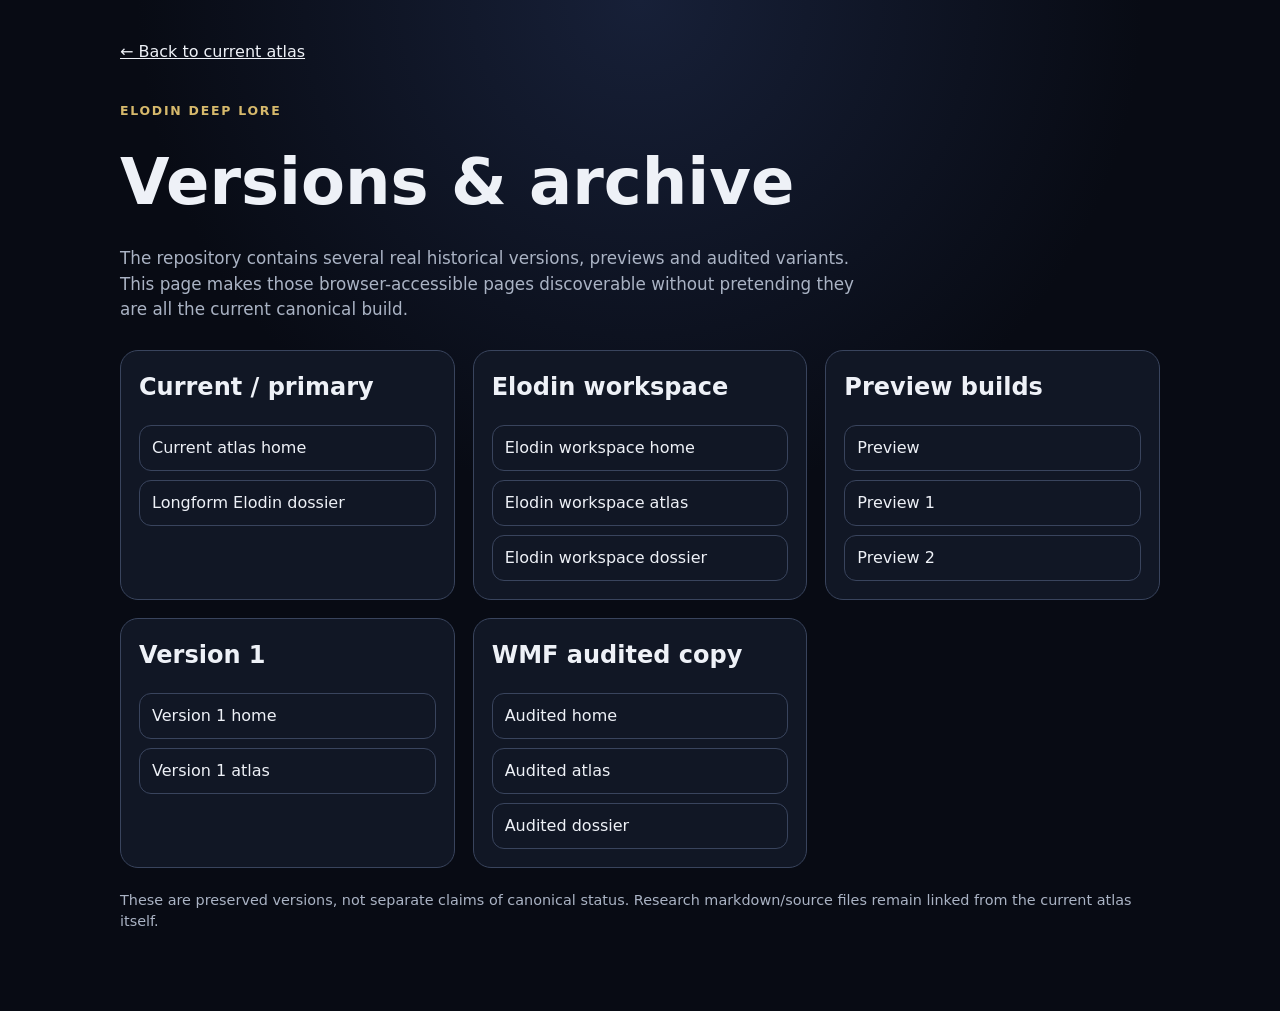
<file: versions.html>
<!doctype html>
<html lang="en">
<head>
<script defer src="https://parris-analytics.parris-neathaustralia.workers.dev/tracker.js" data-site="elodin-lore" referrerpolicy="no-referrer"></script>

  <meta charset="UTF-8" />
  <meta name="viewport" content="width=device-width, initial-scale=1.0" />
  <title>Elodin Deep Lore — Versions & Archive</title>
  <style>
    :root { color-scheme: dark; --bg:#080b14; --card:#121827; --line:#39445d; --text:#eef1f7; --muted:#aab3c4; --accent:#d6b96c; }
    *{box-sizing:border-box} body{margin:0;background:radial-gradient(circle at top,#172038 0,#080b14 42%);color:var(--text);font-family:system-ui,-apple-system,Segoe UI,sans-serif;line-height:1.5}
    main{width:min(1040px,calc(100% - 28px));margin:auto;padding:40px 0 64px} h1{font-size:clamp(2rem,6vw,4rem);margin:.2rem 0 .8rem} h2{margin-top:0}.eyebrow{color:var(--accent);font-weight:800;text-transform:uppercase;letter-spacing:.14em;font-size:.78rem}.lead{max-width:760px;color:var(--muted);font-size:1.05rem}.back{display:inline-block;margin-bottom:26px;color:var(--text)}.grid{display:grid;grid-template-columns:repeat(auto-fit,minmax(270px,1fr));gap:18px;margin-top:28px}.card{background:color-mix(in srgb,var(--card) 92%,transparent);border:1px solid var(--line);border-radius:18px;padding:18px}.links{display:grid;gap:9px}.links a{color:var(--text);text-decoration:none;border:1px solid var(--line);border-radius:12px;padding:10px 12px}.links a:hover{border-color:var(--accent);color:#fff4c7}.note{color:var(--muted);font-size:.9rem;margin-top:22px}
  </style>
</head>
<body>
<main>
  <a class="back" href="./index.html">← Back to current atlas</a>
  <p class="eyebrow">Elodin Deep Lore</p>
  <h1>Versions & archive</h1>
  <p class="lead">The repository contains several real historical versions, previews and audited variants. This page makes those browser-accessible pages discoverable without pretending they are all the current canonical build.</p>
  <div class="grid">
    <section class="card"><h2>Current / primary</h2><div class="links">
      <a href="./index.html">Current atlas home</a>
      <a href="./ElodinDeepLore.html">Longform Elodin dossier</a>
    </div></section>
    <section class="card"><h2>Elodin workspace</h2><div class="links">
      <a href="./Elodin/index.html">Elodin workspace home</a>
      <a href="./Elodin/atlas.html">Elodin workspace atlas</a>
      <a href="./Elodin/ElodinDeepLore.html">Elodin workspace dossier</a>
    </div></section>
    <section class="card"><h2>Preview builds</h2><div class="links">
      <a href="./Elodin/preview.html">Preview</a>
      <a href="./Elodin/preview%20(1).html">Preview 1</a>
      <a href="./Elodin/preview%20(2).html">Preview 2</a>
    </div></section>
    <section class="card"><h2>Version 1</h2><div class="links">
      <a href="./Elodin/1/index.html">Version 1 home</a>
      <a href="./Elodin/1/atlas.html">Version 1 atlas</a>
    </div></section>
    <section class="card"><h2>WMF audited copy</h2><div class="links">
      <a href="./Elodin/1/ElodinDeepLore_WMF_audited/ElodinDeepLore_WMF_audited/index.html">Audited home</a>
      <a href="./Elodin/1/ElodinDeepLore_WMF_audited/ElodinDeepLore_WMF_audited/atlas.html">Audited atlas</a>
      <a href="./Elodin/1/ElodinDeepLore_WMF_audited/ElodinDeepLore_WMF_audited/ElodinDeepLore.html">Audited dossier</a>
    </div></section>
  </div>
  <p class="note">These are preserved versions, not separate claims of canonical status. Research markdown/source files remain linked from the current atlas itself.</p>
</main>
</body>
</html>
</file>
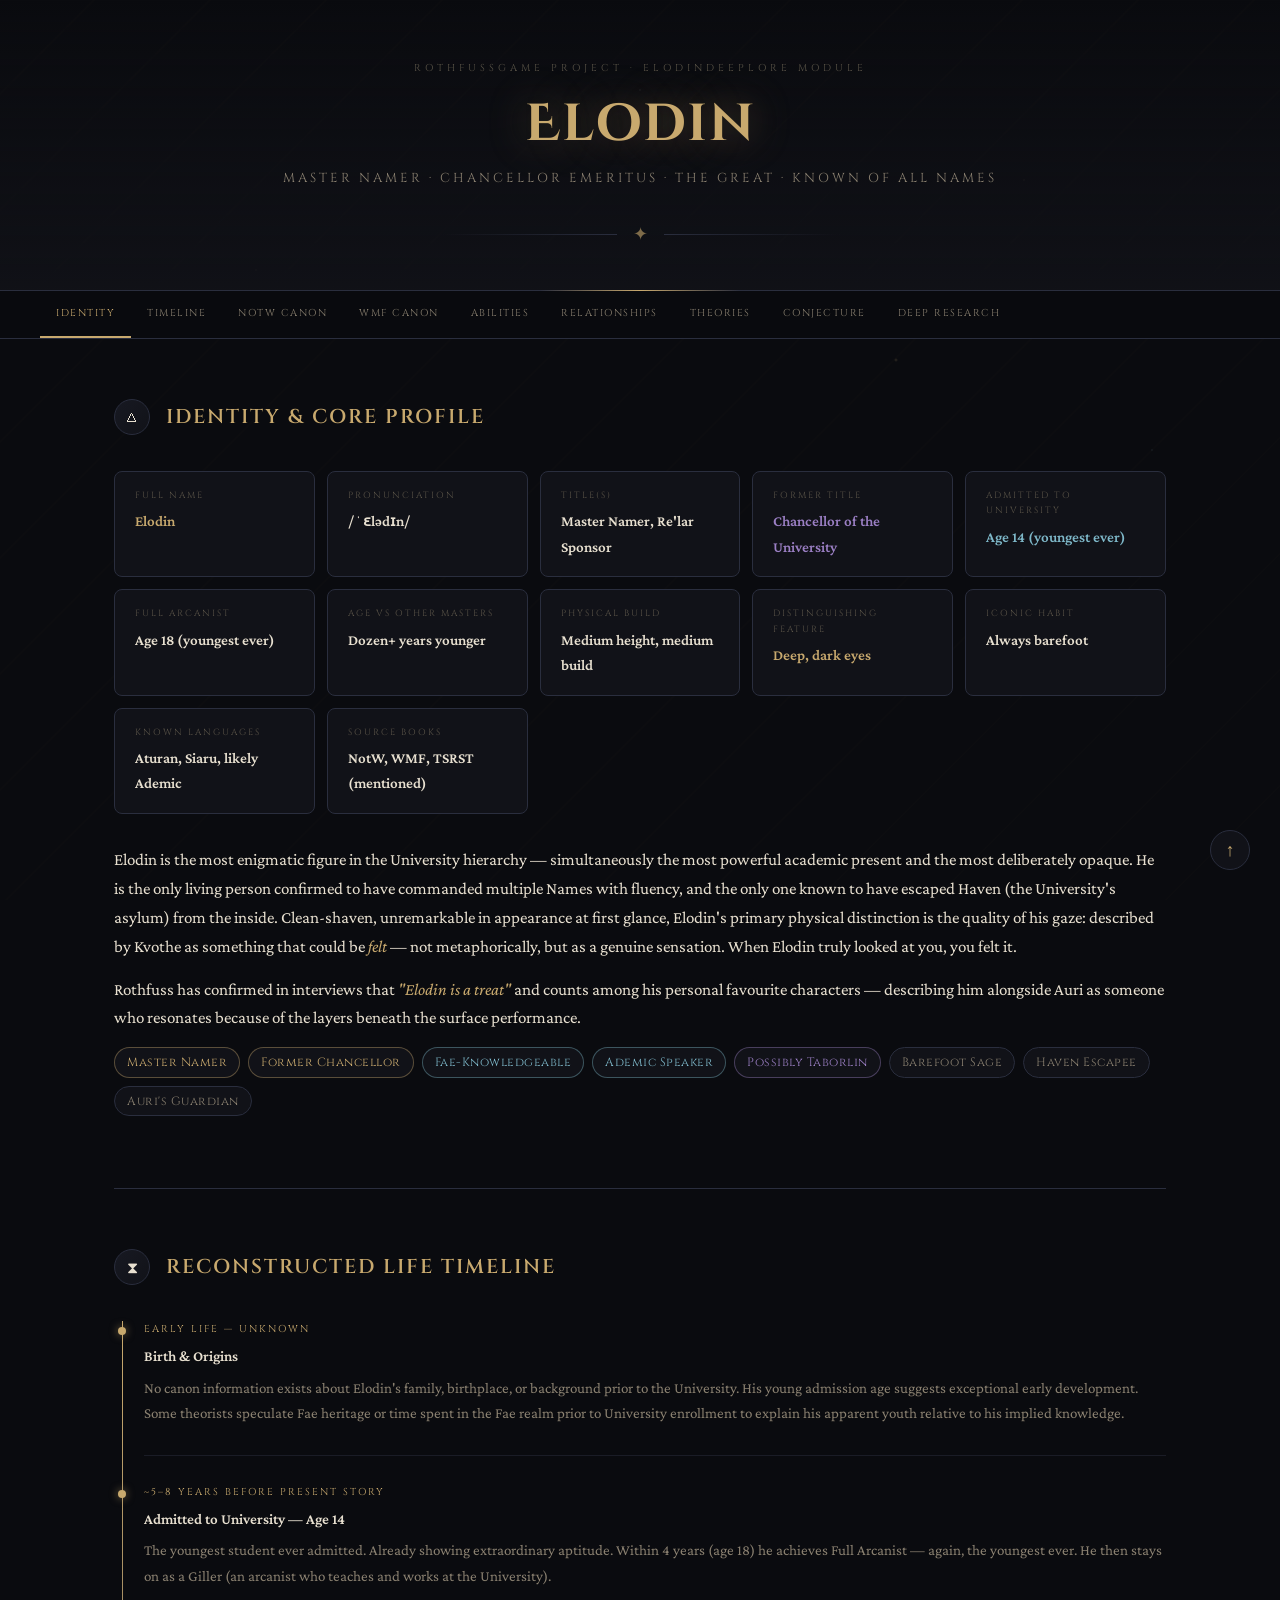
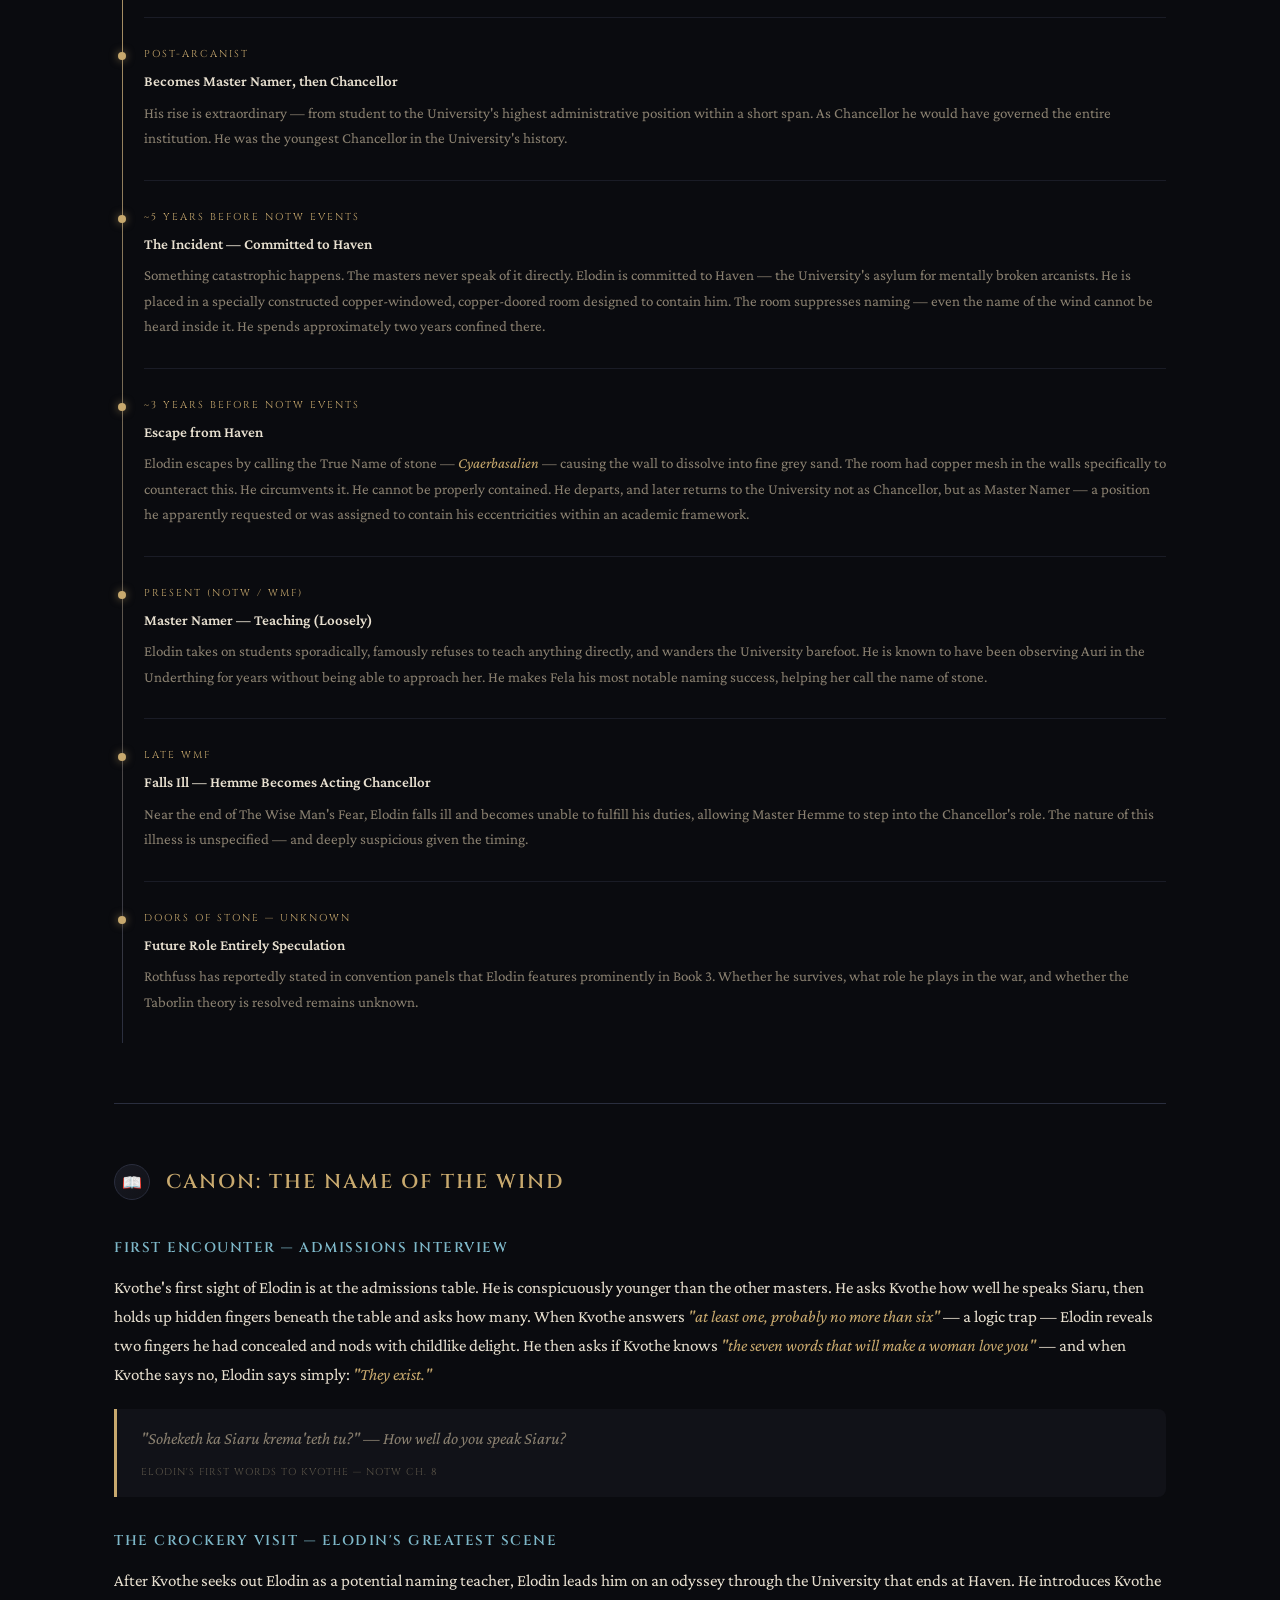
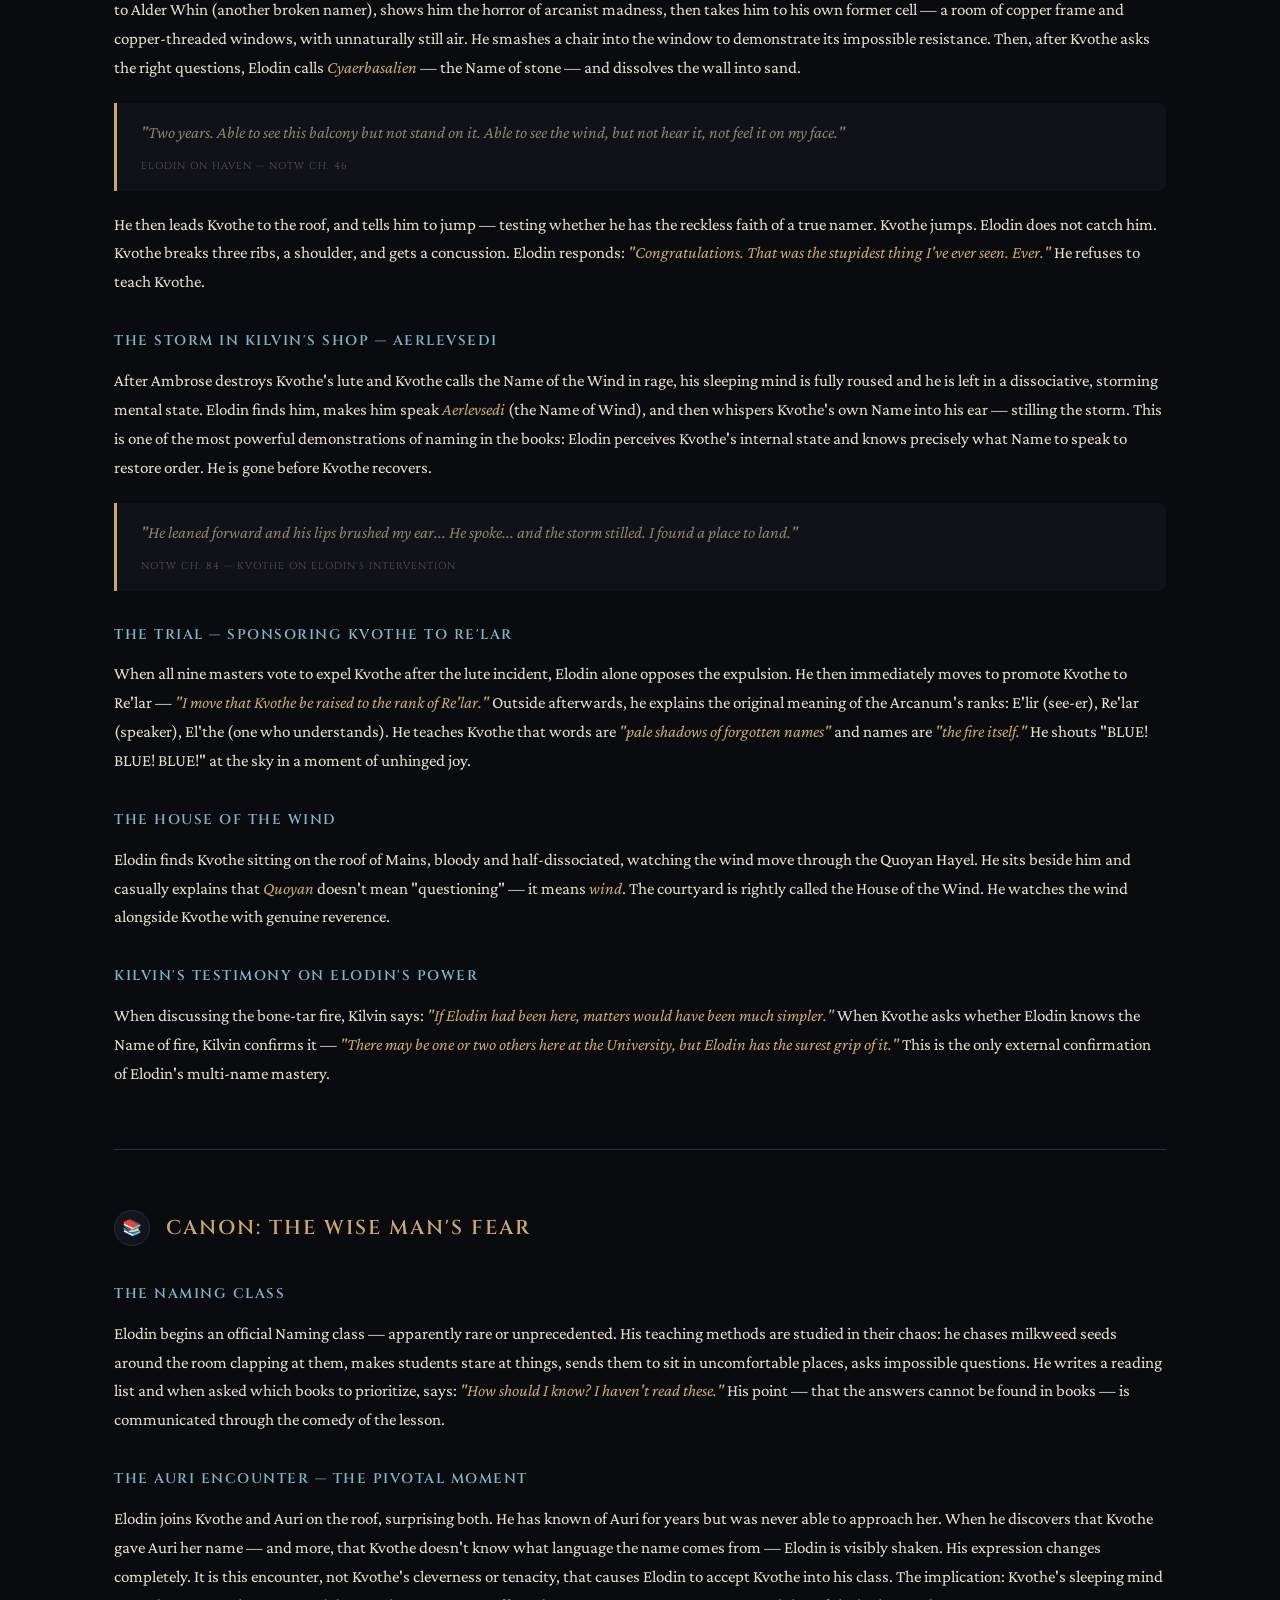
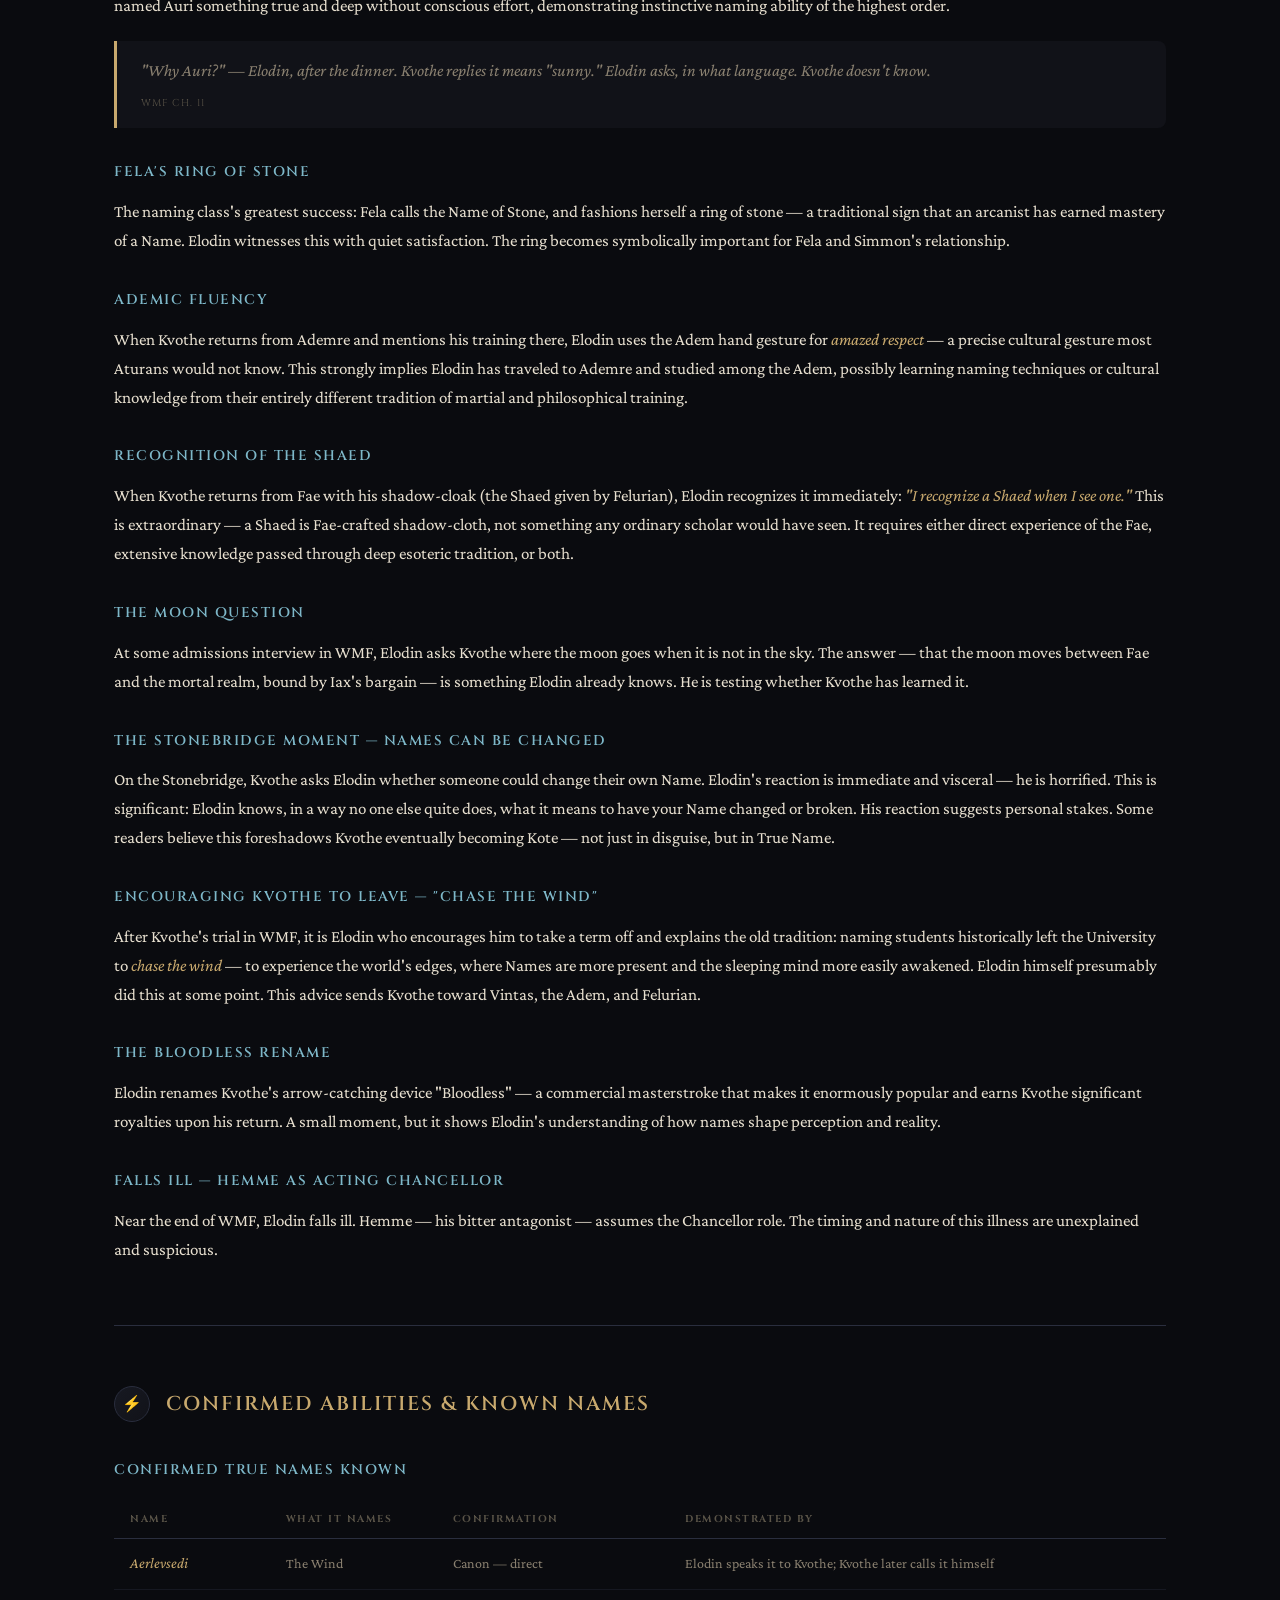
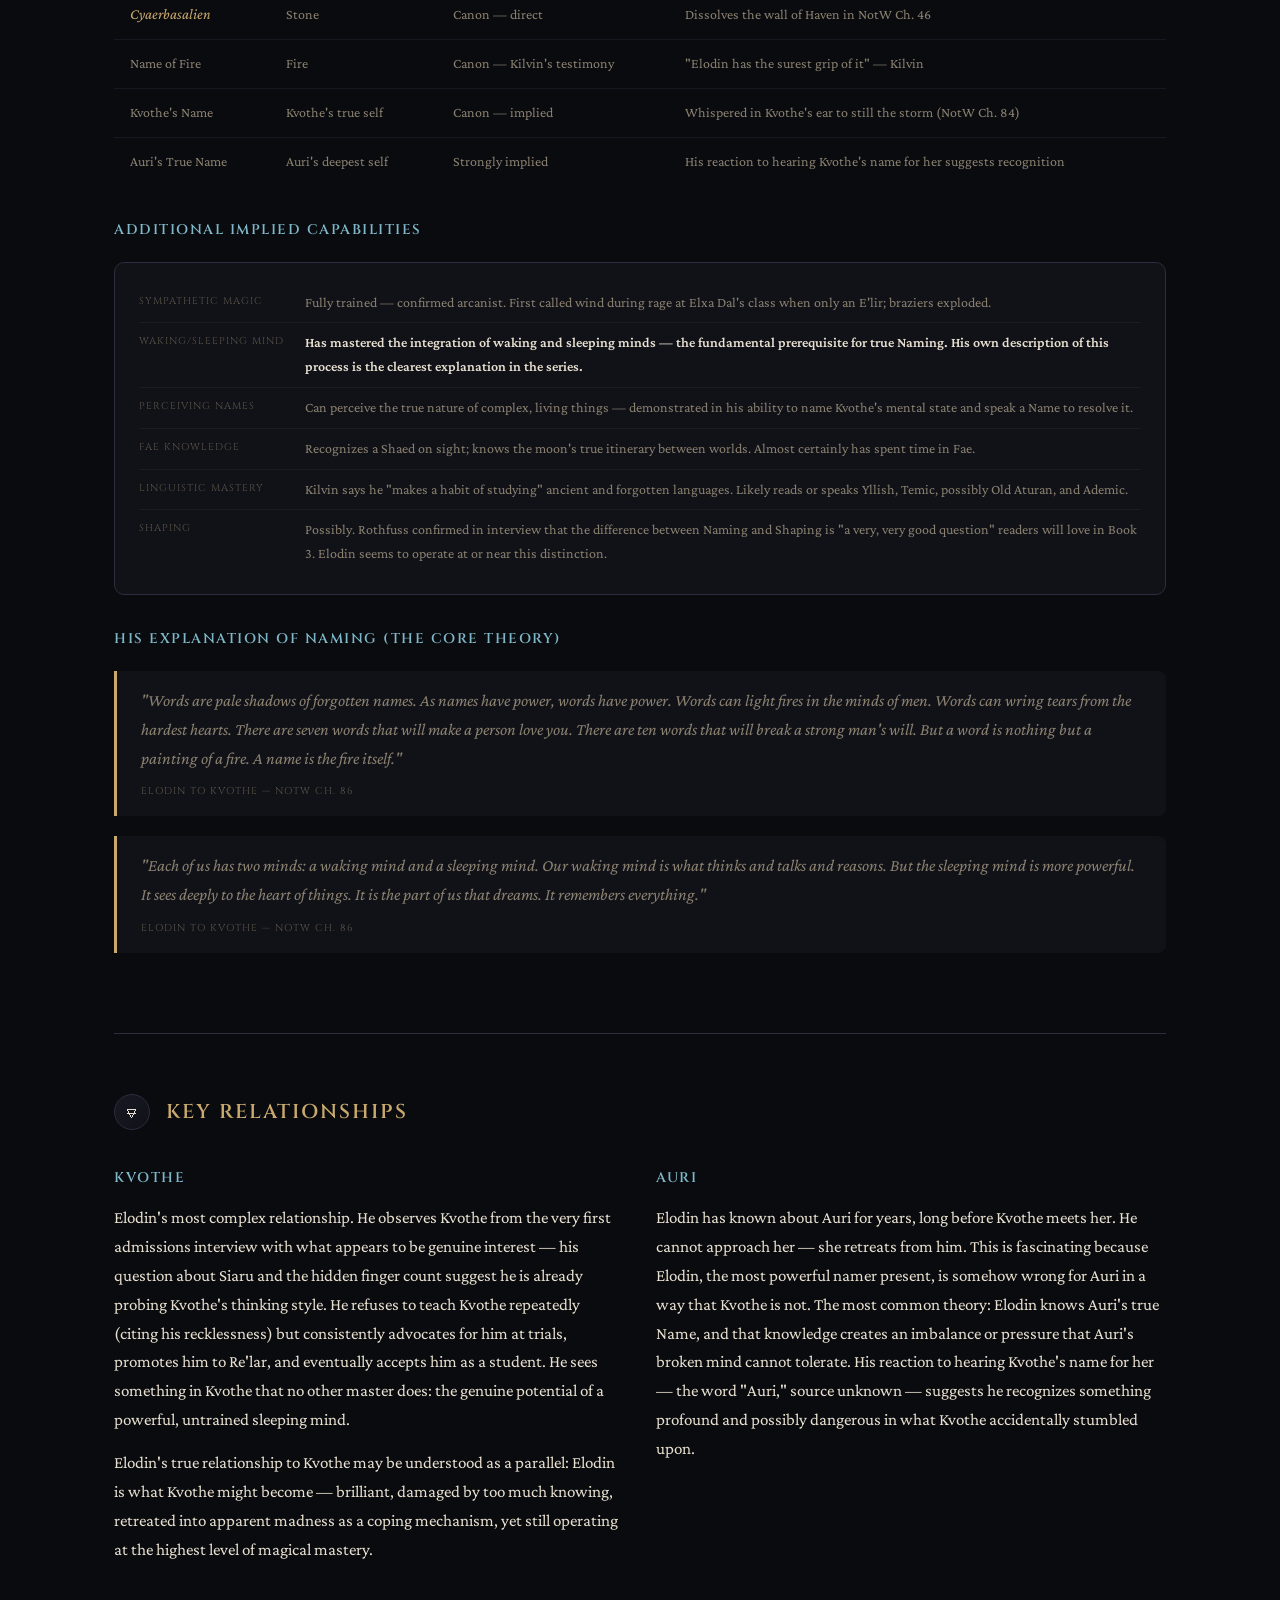
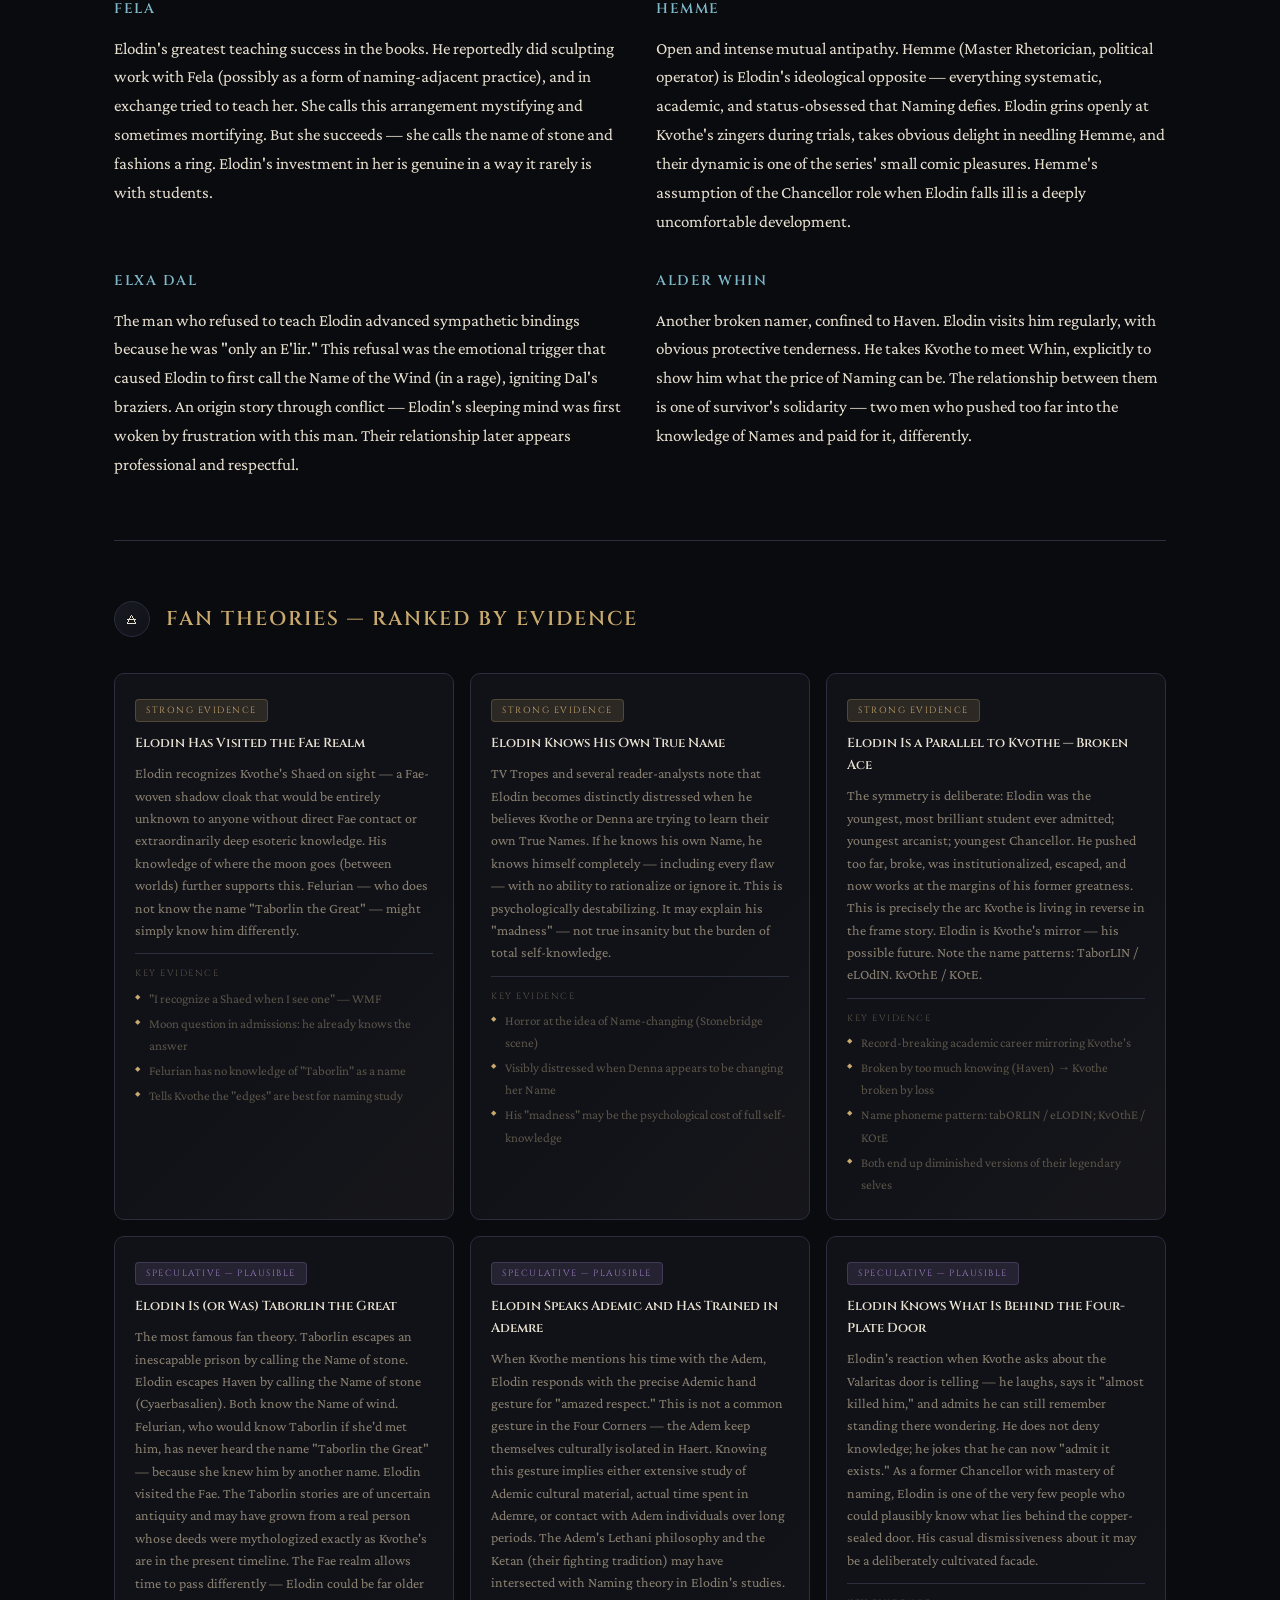
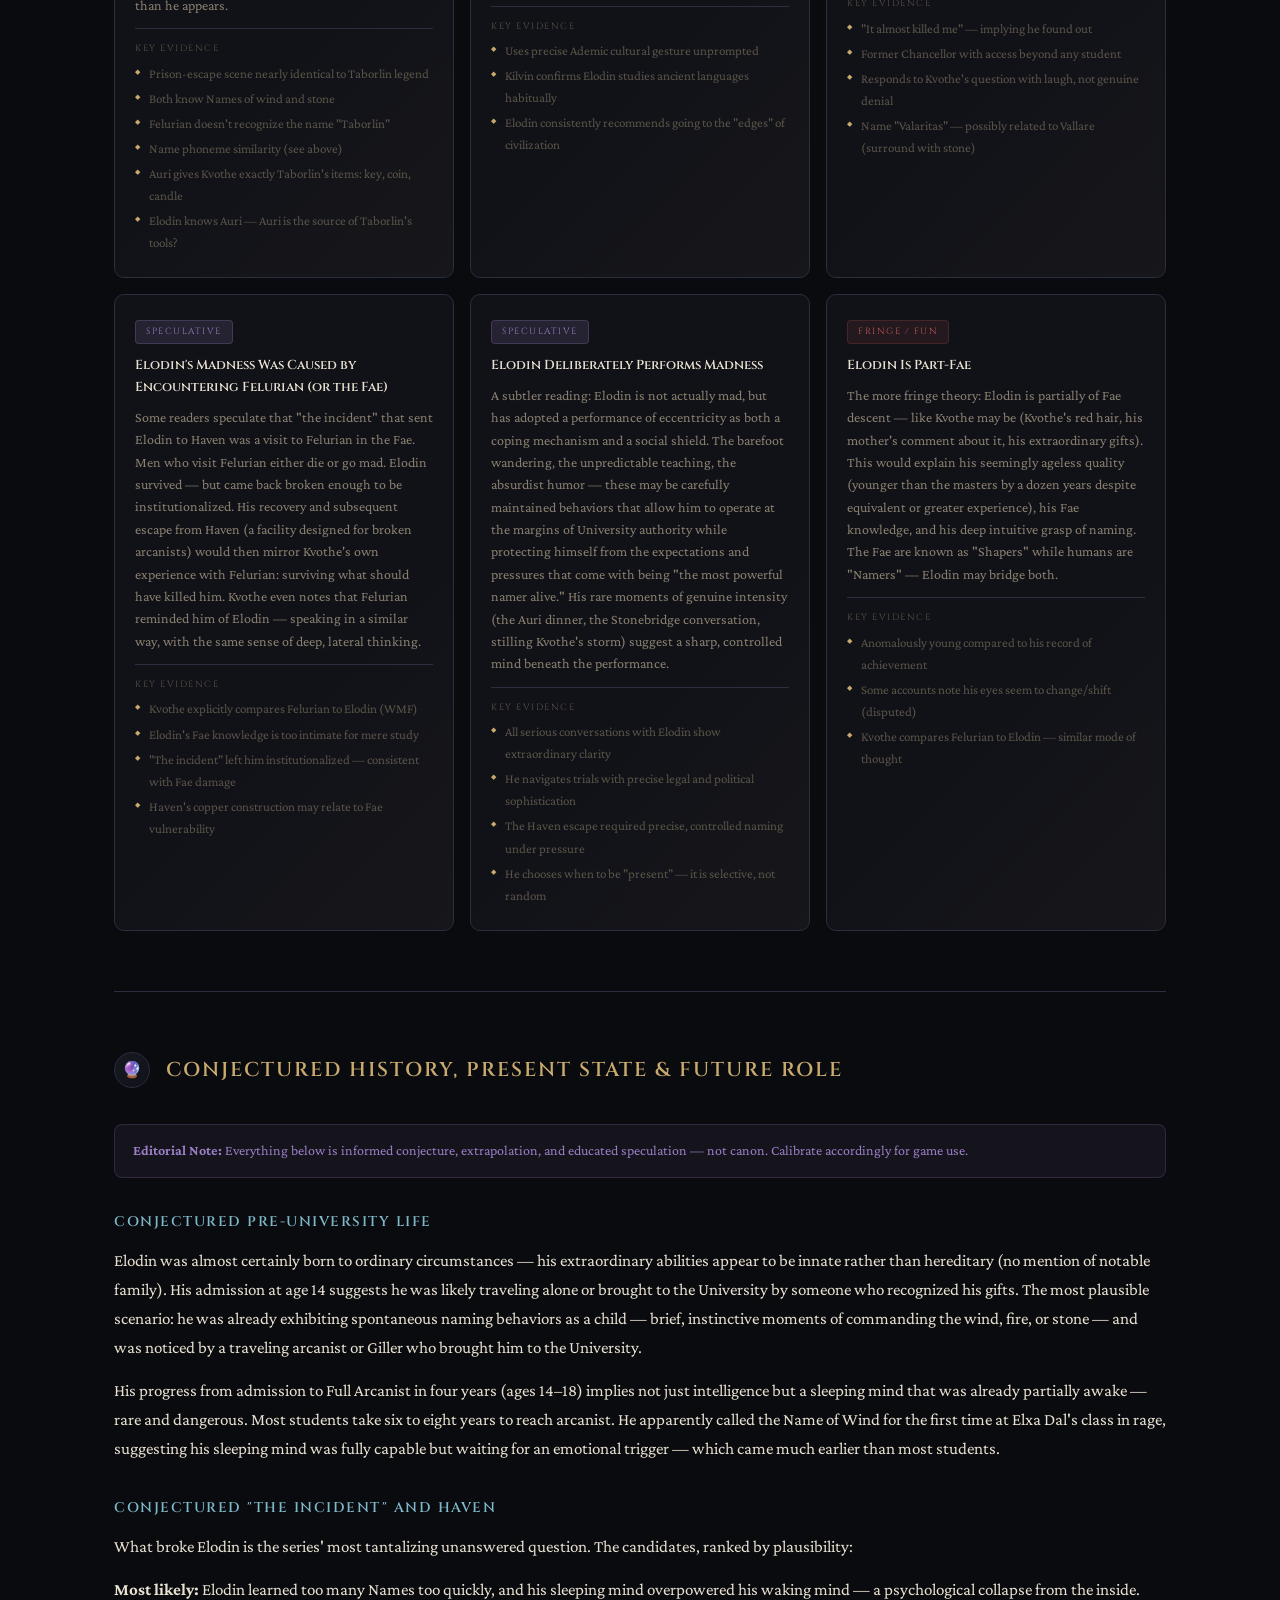
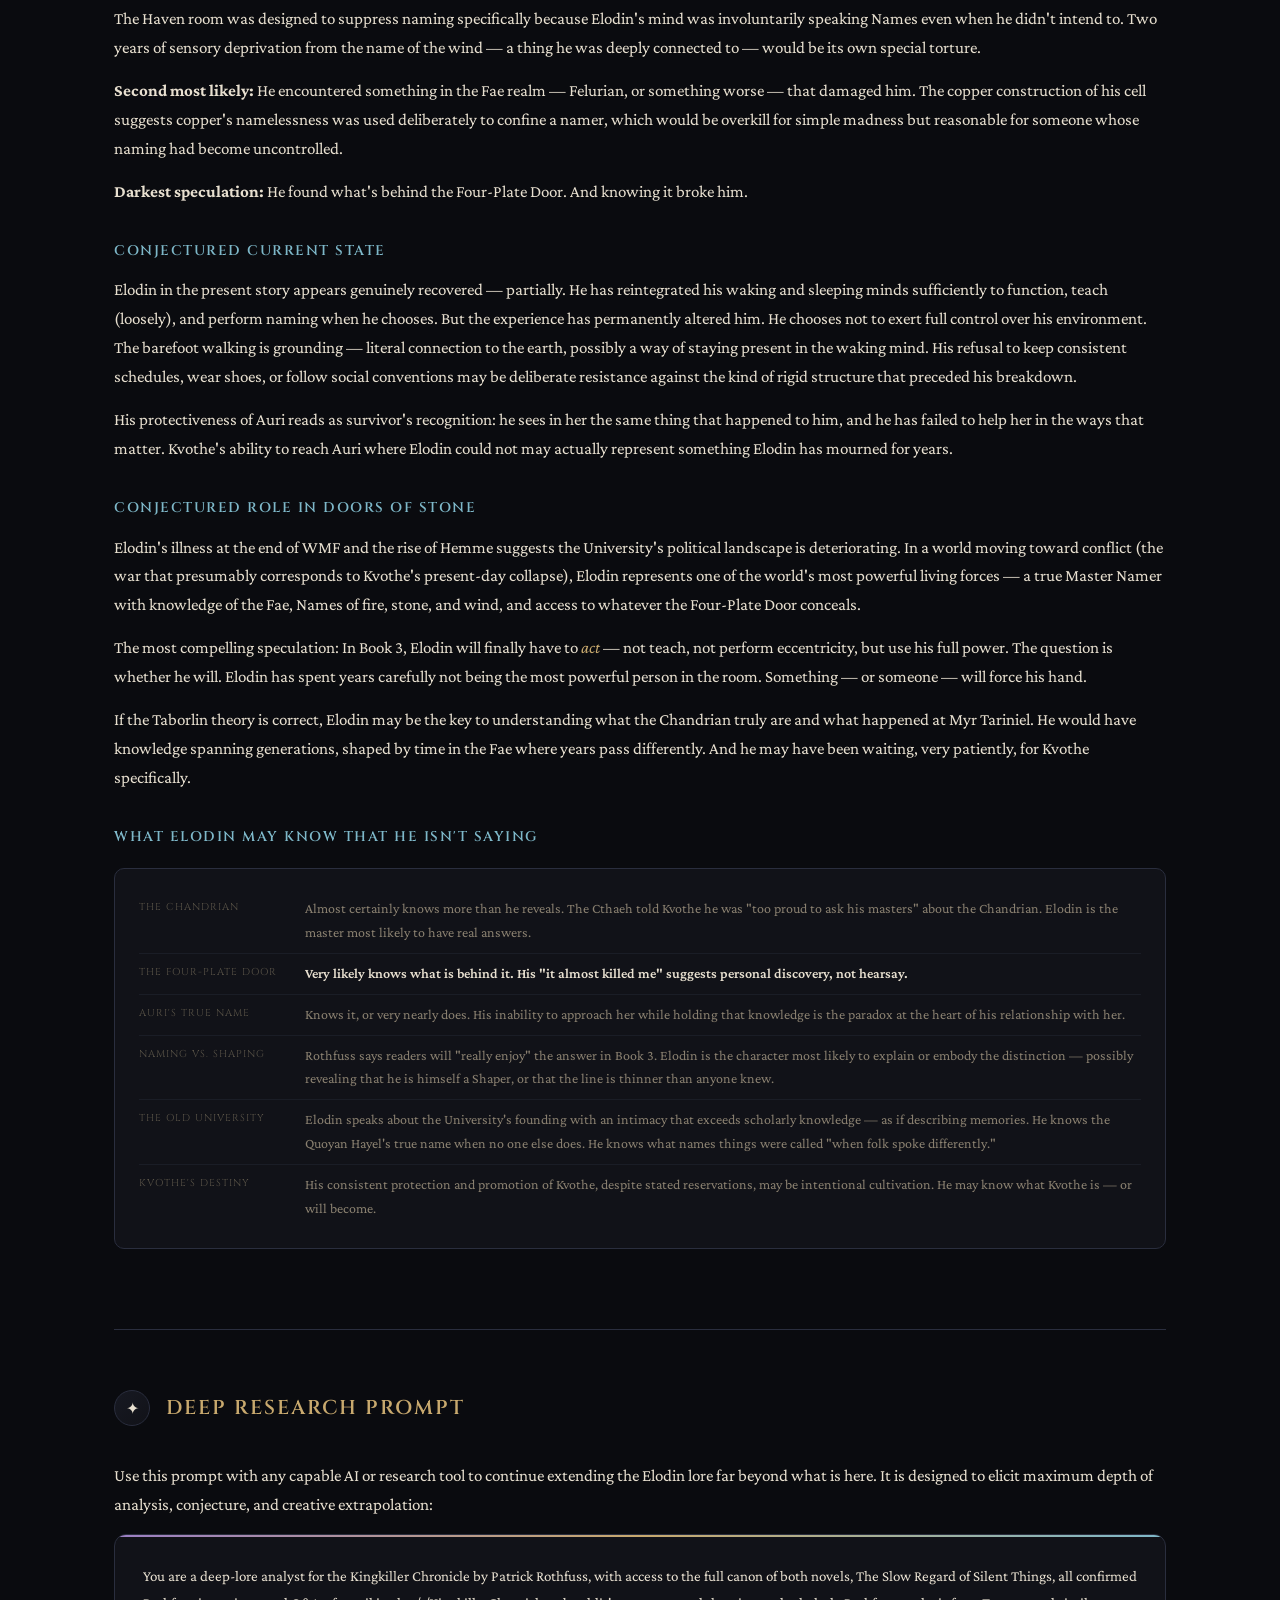
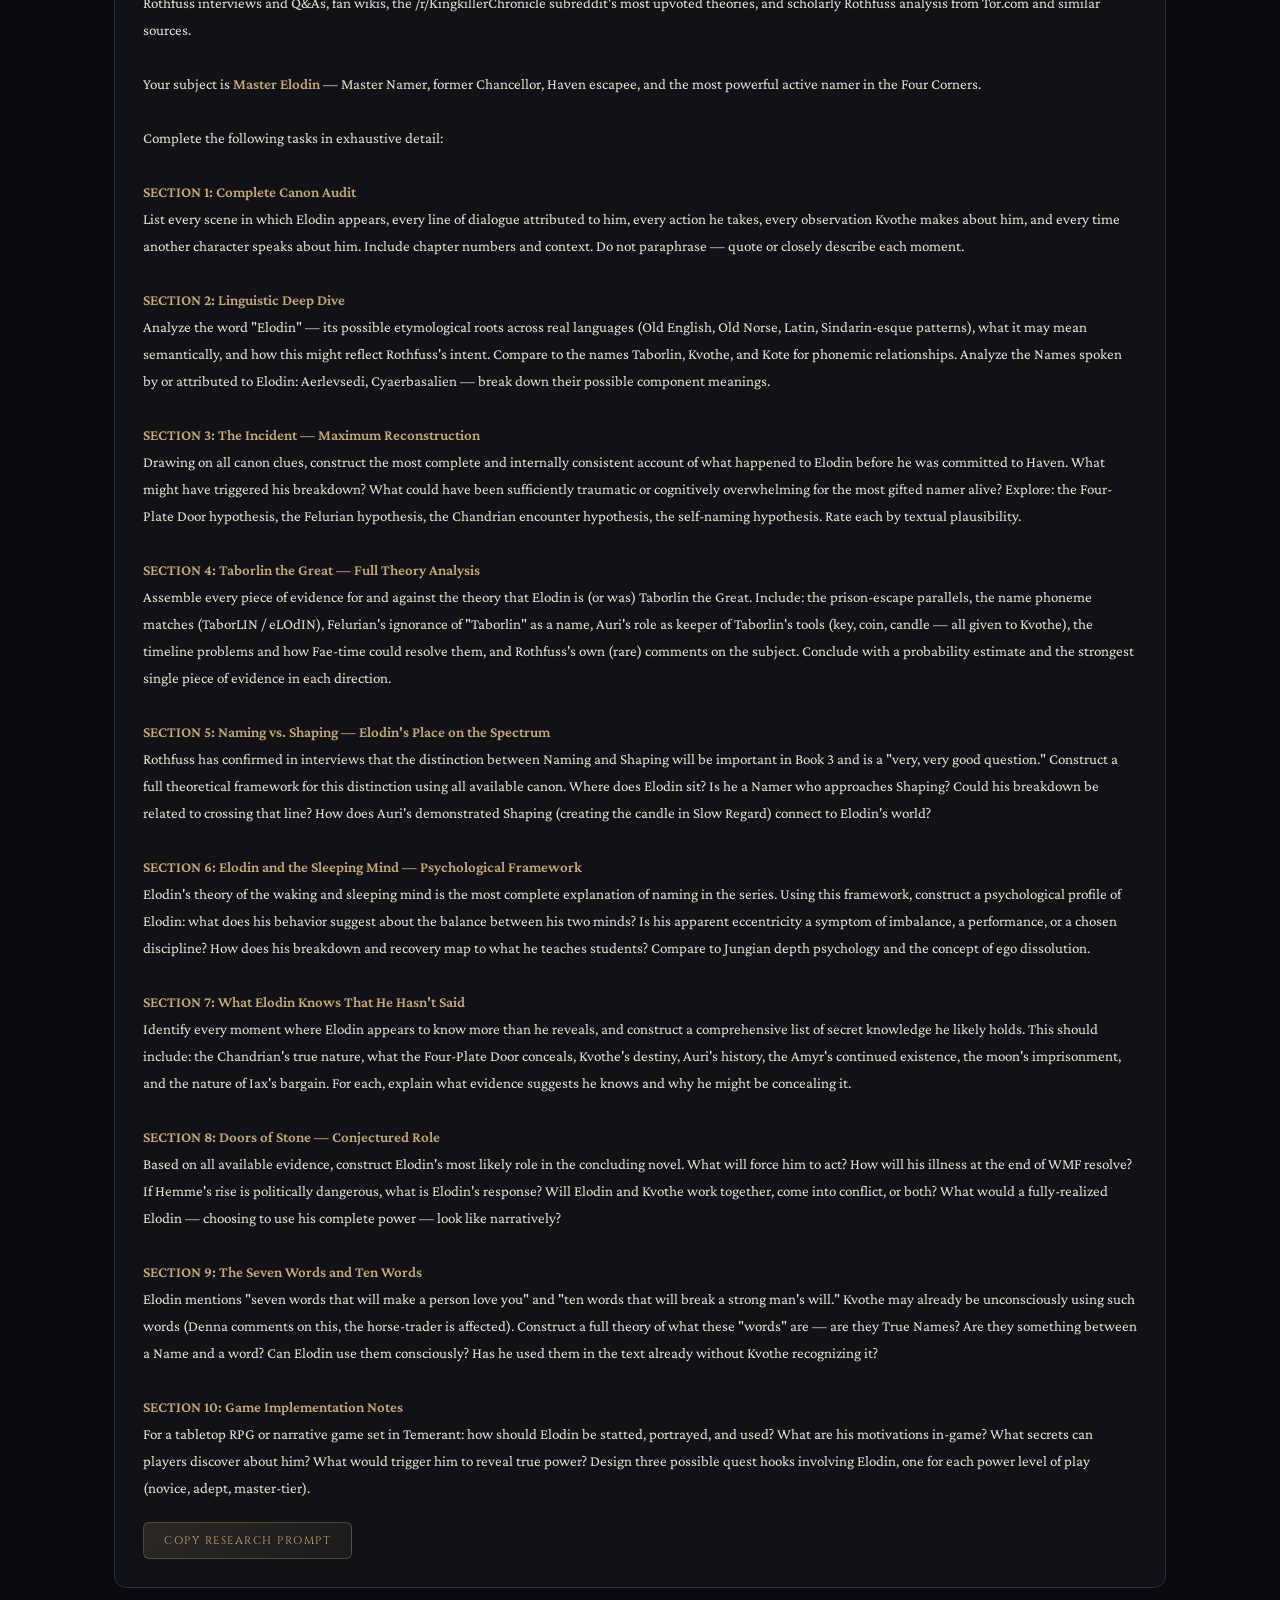
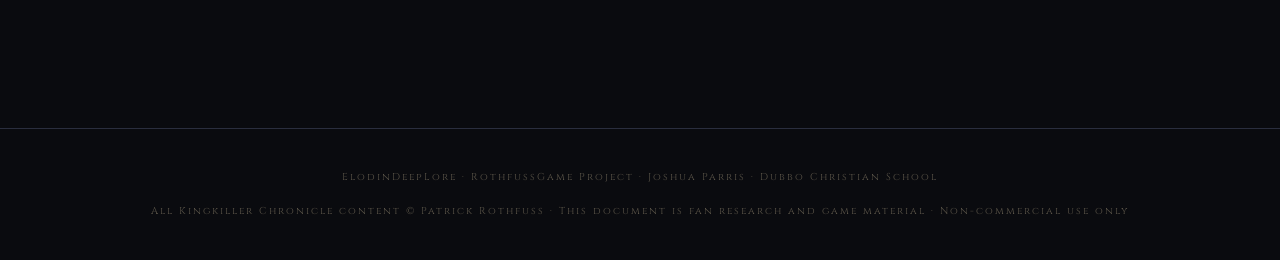
<file: Elodin/preview (2).html>
<!DOCTYPE html>
<html lang="en">
<head>
<script defer src="https://parris-analytics.parris-neathaustralia.workers.dev/tracker.js" data-site="elodin-lore" referrerpolicy="no-referrer"></script>

<meta charset="UTF-8">
<meta name="viewport" content="width=device-width, initial-scale=1.0">
<title>ElodinDeepLore — Master Namer of the University</title>
<link href="https://fonts.googleapis.com/css2?family=Cinzel+Decorative:wght@400;700&family=Cinzel:wght@400;600;700&family=Crimson+Pro:ital,wght@0,300;0,400;0,600;1,300;1,400&display=swap" rel="stylesheet">
<style>
  :root {
    --bg: #0a0b0f;
    --surface: #111218;
    --surface2: #171922;
    --border: #2a2e3e;
    --accent: #c8a96e;
    --accent2: #7eb8c9;
    --accent3: #9b7fc4;
    --text: #e8e0d0;
    --text-muted: #8a8070;
    --text-dim: #5a5448;
    --red: #c45a5a;
    --green: #6ba88a;
    --glow: rgba(200, 169, 110, 0.15);
  }

  * { box-sizing: border-box; margin: 0; padding: 0; }

  html { scroll-behavior: smooth; }

  body {
    background: var(--bg);
    color: var(--text);
    font-family: 'Crimson Pro', Georgia, serif;
    font-size: 17px;
    line-height: 1.7;
    min-height: 100vh;
    overflow-x: hidden;
  }

  /* Starfield BG */
  body::before {
    content: '';
    position: fixed;
    inset: 0;
    background-image:
      radial-gradient(1px 1px at 20% 30%, rgba(200,169,110,0.4) 0%, transparent 100%),
      radial-gradient(1px 1px at 60% 70%, rgba(126,184,201,0.3) 0%, transparent 100%),
      radial-gradient(1px 1px at 80% 20%, rgba(200,169,110,0.2) 0%, transparent 100%),
      radial-gradient(1px 1px at 40% 80%, rgba(255,255,255,0.1) 0%, transparent 100%),
      radial-gradient(1px 1px at 90% 50%, rgba(126,184,201,0.2) 0%, transparent 100%),
      radial-gradient(1px 1px at 10% 90%, rgba(200,169,110,0.3) 0%, transparent 100%),
      radial-gradient(1px 1px at 50% 10%, rgba(255,255,255,0.15) 0%, transparent 100%),
      radial-gradient(2px 2px at 70% 40%, rgba(200,169,110,0.2) 0%, transparent 100%);
    pointer-events: none;
    z-index: 0;
  }

  .wind-lines {
    position: fixed;
    inset: 0;
    pointer-events: none;
    z-index: 0;
    opacity: 0.03;
    background: repeating-linear-gradient(
      -45deg,
      transparent,
      transparent 80px,
      rgba(200,169,110,0.5) 80px,
      rgba(200,169,110,0.5) 82px
    );
    animation: windDrift 30s linear infinite;
  }

  @keyframes windDrift {
    0% { background-position: 0 0; }
    100% { background-position: 1000px 0; }
  }

  /* HEADER */
  header {
    position: relative;
    z-index: 10;
    text-align: center;
    padding: 60px 40px 40px;
    border-bottom: 1px solid var(--border);
    background: linear-gradient(to bottom, rgba(10,11,15,0) 0%, rgba(17,18,24,0.9) 100%);
  }

  header::after {
    content: '';
    position: absolute;
    bottom: -1px;
    left: 50%;
    transform: translateX(-50%);
    width: 200px;
    height: 1px;
    background: linear-gradient(to right, transparent, var(--accent), transparent);
  }

  .project-tag {
    font-family: 'Cinzel', serif;
    font-size: 10px;
    letter-spacing: 4px;
    color: var(--text-dim);
    text-transform: uppercase;
    margin-bottom: 16px;
  }

  h1 {
    font-family: 'Cinzel Decorative', serif;
    font-size: clamp(28px, 5vw, 52px);
    font-weight: 700;
    color: var(--accent);
    text-shadow: 0 0 40px rgba(200,169,110,0.4), 0 0 80px rgba(200,169,110,0.1);
    letter-spacing: 2px;
    line-height: 1.2;
    margin-bottom: 12px;
  }

  .subtitle {
    font-family: 'Cinzel', serif;
    font-size: 13px;
    letter-spacing: 3px;
    color: var(--text-muted);
    text-transform: uppercase;
    margin-bottom: 30px;
  }

  .runic-divider {
    display: flex;
    align-items: center;
    gap: 16px;
    justify-content: center;
    margin: 0 auto;
    max-width: 400px;
  }

  .runic-divider::before,
  .runic-divider::after {
    content: '';
    flex: 1;
    height: 1px;
    background: linear-gradient(to right, transparent, var(--border));
  }

  .runic-divider::after {
    background: linear-gradient(to left, transparent, var(--border));
  }

  .runic-glyph {
    color: var(--accent);
    font-size: 18px;
    opacity: 0.6;
  }

  /* NAV */
  nav {
    position: sticky;
    top: 0;
    z-index: 100;
    background: rgba(10,11,15,0.95);
    backdrop-filter: blur(10px);
    border-bottom: 1px solid var(--border);
    padding: 0 20px;
    overflow-x: auto;
  }

  nav ul {
    display: flex;
    list-style: none;
    gap: 0;
    white-space: nowrap;
    max-width: 1200px;
    margin: 0 auto;
  }

  nav ul li a {
    display: block;
    padding: 14px 16px;
    font-family: 'Cinzel', serif;
    font-size: 10px;
    letter-spacing: 1.5px;
    text-transform: uppercase;
    color: var(--text-muted);
    text-decoration: none;
    transition: color 0.2s;
    border-bottom: 2px solid transparent;
  }

  nav ul li a:hover,
  nav ul li a.active {
    color: var(--accent);
    border-bottom-color: var(--accent);
  }

  /* MAIN */
  main {
    position: relative;
    z-index: 5;
    max-width: 1100px;
    margin: 0 auto;
    padding: 0 24px 80px;
  }

  /* SECTIONS */
  section {
    padding: 60px 0;
    border-bottom: 1px solid var(--border);
  }

  section:last-child { border-bottom: none; }

  .section-header {
    display: flex;
    align-items: center;
    gap: 16px;
    margin-bottom: 36px;
  }

  .section-icon {
    width: 36px;
    height: 36px;
    background: linear-gradient(135deg, var(--surface2), var(--surface));
    border: 1px solid var(--border);
    border-radius: 50%;
    display: flex;
    align-items: center;
    justify-content: center;
    font-size: 16px;
    flex-shrink: 0;
  }

  h2 {
    font-family: 'Cinzel', serif;
    font-size: 20px;
    font-weight: 600;
    letter-spacing: 2px;
    color: var(--accent);
    text-transform: uppercase;
  }

  h3 {
    font-family: 'Cinzel', serif;
    font-size: 14px;
    font-weight: 600;
    letter-spacing: 1.5px;
    color: var(--accent2);
    text-transform: uppercase;
    margin-bottom: 14px;
    margin-top: 32px;
  }

  h3:first-child { margin-top: 0; }

  p {
    margin-bottom: 14px;
    color: var(--text);
  }

  p:last-child { margin-bottom: 0; }

  /* STAT BLOCK */
  .stat-grid {
    display: grid;
    grid-template-columns: repeat(auto-fill, minmax(200px, 1fr));
    gap: 12px;
    margin-bottom: 32px;
  }

  .stat-card {
    background: var(--surface);
    border: 1px solid var(--border);
    border-radius: 8px;
    padding: 16px 20px;
    transition: border-color 0.2s;
  }

  .stat-card:hover { border-color: var(--accent); }

  .stat-label {
    font-family: 'Cinzel', serif;
    font-size: 9px;
    letter-spacing: 2px;
    text-transform: uppercase;
    color: var(--text-dim);
    margin-bottom: 6px;
  }

  .stat-value {
    font-size: 15px;
    color: var(--text);
    font-weight: 600;
  }

  .stat-value.accent { color: var(--accent); }
  .stat-value.accent2 { color: var(--accent2); }
  .stat-value.accent3 { color: var(--accent3); }

  /* QUOTE BLOCKS */
  blockquote {
    background: var(--surface);
    border-left: 3px solid var(--accent);
    padding: 16px 20px 16px 24px;
    margin: 20px 0;
    border-radius: 0 8px 8px 0;
    font-style: italic;
    color: var(--text-muted);
    position: relative;
  }

  blockquote .source {
    display: block;
    font-style: normal;
    font-family: 'Cinzel', serif;
    font-size: 10px;
    letter-spacing: 1px;
    color: var(--text-dim);
    margin-top: 10px;
    text-transform: uppercase;
  }

  /* TIMELINE */
  .timeline {
    position: relative;
    padding-left: 30px;
  }

  .timeline::before {
    content: '';
    position: absolute;
    left: 8px;
    top: 0;
    bottom: 0;
    width: 1px;
    background: linear-gradient(to bottom, var(--accent), var(--border));
  }

  .timeline-item {
    position: relative;
    margin-bottom: 28px;
    padding-bottom: 28px;
    border-bottom: 1px solid rgba(42,46,62,0.5);
  }

  .timeline-item:last-child {
    margin-bottom: 0;
    border-bottom: none;
  }

  .timeline-item::before {
    content: '';
    position: absolute;
    left: -26px;
    top: 6px;
    width: 8px;
    height: 8px;
    border-radius: 50%;
    background: var(--accent);
    box-shadow: 0 0 8px rgba(200,169,110,0.6);
  }

  .timeline-era {
    font-family: 'Cinzel', serif;
    font-size: 10px;
    letter-spacing: 2px;
    text-transform: uppercase;
    color: var(--accent);
    margin-bottom: 6px;
  }

  .timeline-event {
    font-size: 15px;
    font-weight: 600;
    color: var(--text);
    margin-bottom: 6px;
  }

  .timeline-desc {
    font-size: 15px;
    color: var(--text-muted);
    margin: 0;
  }

  /* THEORY CARDS */
  .theory-grid {
    display: grid;
    grid-template-columns: repeat(auto-fill, minmax(320px, 1fr));
    gap: 16px;
  }

  .theory-card {
    background: var(--surface);
    border: 1px solid var(--border);
    border-radius: 10px;
    padding: 20px;
    cursor: pointer;
    transition: all 0.25s;
    position: relative;
    overflow: hidden;
  }

  .theory-card::before {
    content: '';
    position: absolute;
    inset: 0;
    background: linear-gradient(135deg, transparent 60%, rgba(200,169,110,0.03));
    pointer-events: none;
  }

  .theory-card:hover {
    border-color: var(--accent);
    transform: translateY(-2px);
    box-shadow: 0 8px 24px rgba(0,0,0,0.3);
  }

  .theory-tier {
    display: inline-block;
    padding: 3px 10px;
    border-radius: 4px;
    font-family: 'Cinzel', serif;
    font-size: 9px;
    letter-spacing: 1.5px;
    text-transform: uppercase;
    margin-bottom: 10px;
  }

  .tier-canon { background: rgba(107,168,138,0.2); color: var(--green); border: 1px solid rgba(107,168,138,0.3); }
  .tier-strong { background: rgba(200,169,110,0.15); color: var(--accent); border: 1px solid rgba(200,169,110,0.25); }
  .tier-speculative { background: rgba(155,127,196,0.15); color: var(--accent3); border: 1px solid rgba(155,127,196,0.25); }
  .tier-fringe { background: rgba(196,90,90,0.1); color: var(--red); border: 1px solid rgba(196,90,90,0.2); }

  .theory-title {
    font-family: 'Cinzel', serif;
    font-size: 13px;
    font-weight: 600;
    color: var(--text);
    margin-bottom: 8px;
  }

  .theory-body {
    font-size: 14px;
    color: var(--text-muted);
    line-height: 1.6;
  }

  .theory-evidence {
    margin-top: 12px;
    padding-top: 12px;
    border-top: 1px solid var(--border);
  }

  .evidence-label {
    font-family: 'Cinzel', serif;
    font-size: 9px;
    letter-spacing: 1.5px;
    text-transform: uppercase;
    color: var(--text-dim);
    margin-bottom: 6px;
  }

  .evidence-list {
    list-style: none;
    padding: 0;
    margin: 0;
  }

  .evidence-list li {
    font-size: 13px;
    color: var(--text-dim);
    padding-left: 14px;
    position: relative;
    margin-bottom: 3px;
  }

  .evidence-list li::before {
    content: '◆';
    position: absolute;
    left: 0;
    font-size: 7px;
    top: 4px;
    color: var(--accent);
  }

  /* KNOWN NAMES TABLE */
  .names-table {
    width: 100%;
    border-collapse: separate;
    border-spacing: 0;
    margin: 20px 0;
  }

  .names-table th {
    font-family: 'Cinzel', serif;
    font-size: 10px;
    letter-spacing: 1.5px;
    text-transform: uppercase;
    color: var(--text-dim);
    padding: 10px 16px;
    text-align: left;
    border-bottom: 1px solid var(--border);
  }

  .names-table td {
    padding: 12px 16px;
    font-size: 14px;
    border-bottom: 1px solid rgba(42,46,62,0.4);
    color: var(--text-muted);
  }

  .names-table tr:last-child td { border-bottom: none; }

  .names-table tr:hover td { background: var(--surface); }

  .name-word {
    font-style: italic;
    color: var(--accent);
    font-size: 15px;
  }

  /* DEEP RESEARCH PROMPT */
  .prompt-box {
    background: var(--surface);
    border: 1px solid var(--border);
    border-radius: 12px;
    padding: 28px;
    position: relative;
    overflow: hidden;
  }

  .prompt-box::before {
    content: '';
    position: absolute;
    top: 0;
    left: 0;
    right: 0;
    height: 2px;
    background: linear-gradient(to right, var(--accent3), var(--accent), var(--accent2));
  }

  .prompt-text {
    font-size: 15px;
    line-height: 1.8;
    color: var(--text);
    white-space: pre-wrap;
  }

  .prompt-text strong {
    color: var(--accent);
    font-weight: 600;
  }

  .copy-btn {
    background: linear-gradient(135deg, rgba(200,169,110,0.15), rgba(200,169,110,0.05));
    border: 1px solid rgba(200,169,110,0.3);
    color: var(--accent);
    padding: 10px 20px;
    border-radius: 6px;
    font-family: 'Cinzel', serif;
    font-size: 11px;
    letter-spacing: 1.5px;
    text-transform: uppercase;
    cursor: pointer;
    margin-top: 20px;
    transition: all 0.2s;
  }

  .copy-btn:hover {
    background: linear-gradient(135deg, rgba(200,169,110,0.25), rgba(200,169,110,0.1));
    border-color: var(--accent);
  }

  /* COLUMNS */
  .two-col {
    display: grid;
    grid-template-columns: 1fr 1fr;
    gap: 32px;
  }

  @media (max-width: 700px) {
    .two-col { grid-template-columns: 1fr; }
    .theory-grid { grid-template-columns: 1fr; }
  }

  /* PILL TAGS */
  .tag-list {
    display: flex;
    flex-wrap: wrap;
    gap: 8px;
    margin: 12px 0;
  }

  .tag {
    background: var(--surface);
    border: 1px solid var(--border);
    color: var(--text-muted);
    padding: 4px 12px;
    border-radius: 20px;
    font-size: 12px;
    font-family: 'Cinzel', serif;
    letter-spacing: 0.5px;
  }

  .tag.gold { border-color: rgba(200,169,110,0.4); color: var(--accent); }
  .tag.blue { border-color: rgba(126,184,201,0.4); color: var(--accent2); }
  .tag.purple { border-color: rgba(155,127,196,0.4); color: var(--accent3); }

  /* INFO PANEL */
  .info-panel {
    background: var(--surface);
    border: 1px solid var(--border);
    border-radius: 10px;
    padding: 20px 24px;
    margin: 20px 0;
  }

  .info-row {
    display: flex;
    gap: 16px;
    padding: 8px 0;
    border-bottom: 1px solid rgba(42,46,62,0.4);
    font-size: 14px;
  }

  .info-row:last-child { border-bottom: none; }

  .info-key {
    font-family: 'Cinzel', serif;
    font-size: 10px;
    letter-spacing: 1px;
    text-transform: uppercase;
    color: var(--text-dim);
    width: 150px;
    flex-shrink: 0;
    padding-top: 2px;
  }

  .info-val { color: var(--text-muted); flex: 1; }
  .info-val.important { color: var(--text); font-weight: 600; }

  /* SCROLL TO TOP */
  .scroll-top {
    position: fixed;
    bottom: 30px;
    right: 30px;
    z-index: 200;
    background: var(--surface);
    border: 1px solid var(--border);
    color: var(--accent);
    width: 40px;
    height: 40px;
    border-radius: 50%;
    display: flex;
    align-items: center;
    justify-content: center;
    cursor: pointer;
    font-size: 18px;
    transition: all 0.2s;
    text-decoration: none;
  }

  .scroll-top:hover {
    background: rgba(200,169,110,0.1);
    border-color: var(--accent);
  }

  /* ANIMATION */
  @keyframes fadeInUp {
    from { opacity: 0; transform: translateY(20px); }
    to { opacity: 1; transform: translateY(0); }
  }

  section { animation: fadeInUp 0.6s ease both; }

  .highlight {
    color: var(--accent);
    font-style: italic;
  }

  .warning-box {
    background: rgba(155,127,196,0.08);
    border: 1px solid rgba(155,127,196,0.2);
    border-radius: 8px;
    padding: 14px 18px;
    margin: 16px 0;
    font-size: 14px;
    color: var(--accent3);
  }

  .warning-box strong { color: var(--accent3); }

  .canon-box {
    background: rgba(107,168,138,0.08);
    border: 1px solid rgba(107,168,138,0.2);
    border-radius: 8px;
    padding: 14px 18px;
    margin: 16px 0;
    font-size: 14px;
    color: var(--green);
  }

  em { color: var(--accent); font-style: italic; }

  hr {
    border: none;
    border-top: 1px solid var(--border);
    margin: 28px 0;
  }

  footer {
    position: relative;
    z-index: 5;
    text-align: center;
    padding: 40px 20px;
    border-top: 1px solid var(--border);
    font-family: 'Cinzel', serif;
    font-size: 10px;
    letter-spacing: 2px;
    color: var(--text-dim);
  }
</style>
</head>
<body>
<div class="wind-lines"></div>

<header>
  <p class="project-tag">RothfussGame Project · ElodinDeepLore Module</p>
  <h1>Elodin</h1>
  <p class="subtitle">Master Namer · Chancellor Emeritus · The Great · Known of All Names</p>
  <div class="runic-divider"><span class="runic-glyph">✦</span></div>
</header>

<nav>
  <ul>
    <li><a href="#identity">Identity</a></li>
    <li><a href="#timeline">Timeline</a></li>
    <li><a href="#canon-notw">NotW Canon</a></li>
    <li><a href="#canon-wmf">WMF Canon</a></li>
    <li><a href="#abilities">Abilities</a></li>
    <li><a href="#relationships">Relationships</a></li>
    <li><a href="#theories">Theories</a></li>
    <li><a href="#conjecture">Conjecture</a></li>
    <li><a href="#research-prompt">Deep Research</a></li>
  </ul>
</nav>

<main>

<!-- IDENTITY -->
<section id="identity">
  <div class="section-header">
    <div class="section-icon">🜂</div>
    <h2>Identity & Core Profile</h2>
  </div>

  <div class="stat-grid">
    <div class="stat-card">
      <div class="stat-label">Full Name</div>
      <div class="stat-value accent">Elodin</div>
    </div>
    <div class="stat-card">
      <div class="stat-label">Pronunciation</div>
      <div class="stat-value">/ˈɛlədɪn/</div>
    </div>
    <div class="stat-card">
      <div class="stat-label">Title(s)</div>
      <div class="stat-value">Master Namer, Re'lar Sponsor</div>
    </div>
    <div class="stat-card">
      <div class="stat-label">Former Title</div>
      <div class="stat-value accent3">Chancellor of the University</div>
    </div>
    <div class="stat-card">
      <div class="stat-label">Admitted to University</div>
      <div class="stat-value accent2">Age 14 (youngest ever)</div>
    </div>
    <div class="stat-card">
      <div class="stat-label">Full Arcanist</div>
      <div class="stat-value">Age 18 (youngest ever)</div>
    </div>
    <div class="stat-card">
      <div class="stat-label">Age vs Other Masters</div>
      <div class="stat-value">Dozen+ years younger</div>
    </div>
    <div class="stat-card">
      <div class="stat-label">Physical Build</div>
      <div class="stat-value">Medium height, medium build</div>
    </div>
    <div class="stat-card">
      <div class="stat-label">Distinguishing Feature</div>
      <div class="stat-value accent">Deep, dark eyes</div>
    </div>
    <div class="stat-card">
      <div class="stat-label">Iconic Habit</div>
      <div class="stat-value">Always barefoot</div>
    </div>
    <div class="stat-card">
      <div class="stat-label">Known Languages</div>
      <div class="stat-value">Aturan, Siaru, likely Ademic</div>
    </div>
    <div class="stat-card">
      <div class="stat-label">Source Books</div>
      <div class="stat-value">NotW, WMF, TSRST (mentioned)</div>
    </div>
  </div>

  <p>Elodin is the most enigmatic figure in the University hierarchy — simultaneously the most powerful academic present and the most deliberately opaque. He is the only living person confirmed to have commanded multiple Names with fluency, and the only one known to have escaped Haven (the University's asylum) from the inside. Clean-shaven, unremarkable in appearance at first glance, Elodin's primary physical distinction is the quality of his gaze: described by Kvothe as something that could be <em>felt</em> — not metaphorically, but as a genuine sensation. When Elodin truly looked at you, you felt it.</p>

  <p>Rothfuss has confirmed in interviews that <em>"Elodin is a treat"</em> and counts among his personal favourite characters — describing him alongside Auri as someone who resonates because of the layers beneath the surface performance.</p>

  <div class="tag-list">
    <span class="tag gold">Master Namer</span>
    <span class="tag gold">Former Chancellor</span>
    <span class="tag blue">Fae-Knowledgeable</span>
    <span class="tag blue">Ademic Speaker</span>
    <span class="tag purple">Possibly Taborlin</span>
    <span class="tag">Barefoot Sage</span>
    <span class="tag">Haven Escapee</span>
    <span class="tag">Auri's Guardian</span>
  </div>
</section>

<!-- TIMELINE -->
<section id="timeline">
  <div class="section-header">
    <div class="section-icon">⧗</div>
    <h2>Reconstructed Life Timeline</h2>
  </div>

  <div class="timeline">
    <div class="timeline-item">
      <div class="timeline-era">Early Life — Unknown</div>
      <div class="timeline-event">Birth & Origins</div>
      <p class="timeline-desc">No canon information exists about Elodin's family, birthplace, or background prior to the University. His young admission age suggests exceptional early development. Some theorists speculate Fae heritage or time spent in the Fae realm prior to University enrollment to explain his apparent youth relative to his implied knowledge.</p>
    </div>

    <div class="timeline-item">
      <div class="timeline-era">~5–8 Years Before Present Story</div>
      <div class="timeline-event">Admitted to University — Age 14</div>
      <p class="timeline-desc">The youngest student ever admitted. Already showing extraordinary aptitude. Within 4 years (age 18) he achieves Full Arcanist — again, the youngest ever. He then stays on as a Giller (an arcanist who teaches and works at the University).</p>
    </div>

    <div class="timeline-item">
      <div class="timeline-era">Post-Arcanist</div>
      <div class="timeline-event">Becomes Master Namer, then Chancellor</div>
      <p class="timeline-desc">His rise is extraordinary — from student to the University's highest administrative position within a short span. As Chancellor he would have governed the entire institution. He was the youngest Chancellor in the University's history.</p>
    </div>

    <div class="timeline-item">
      <div class="timeline-era">~5 Years Before NotW Events</div>
      <div class="timeline-event">The Incident — Committed to Haven</div>
      <p class="timeline-desc">Something catastrophic happens. The masters never speak of it directly. Elodin is committed to Haven — the University's asylum for mentally broken arcanists. He is placed in a specially constructed copper-windowed, copper-doored room designed to contain him. The room suppresses naming — even the name of the wind cannot be heard inside it. He spends approximately two years confined there.</p>
    </div>

    <div class="timeline-item">
      <div class="timeline-era">~3 Years Before NotW Events</div>
      <div class="timeline-event">Escape from Haven</div>
      <p class="timeline-desc">Elodin escapes by calling the True Name of stone — <em>Cyaerbasalien</em> — causing the wall to dissolve into fine grey sand. The room had copper mesh in the walls specifically to counteract this. He circumvents it. He cannot be properly contained. He departs, and later returns to the University not as Chancellor, but as Master Namer — a position he apparently requested or was assigned to contain his eccentricities within an academic framework.</p>
    </div>

    <div class="timeline-item">
      <div class="timeline-era">Present (NotW / WMF)</div>
      <div class="timeline-event">Master Namer — Teaching (Loosely)</div>
      <p class="timeline-desc">Elodin takes on students sporadically, famously refuses to teach anything directly, and wanders the University barefoot. He is known to have been observing Auri in the Underthing for years without being able to approach her. He makes Fela his most notable naming success, helping her call the name of stone.</p>
    </div>

    <div class="timeline-item">
      <div class="timeline-era">Late WMF</div>
      <div class="timeline-event">Falls Ill — Hemme Becomes Acting Chancellor</div>
      <p class="timeline-desc">Near the end of The Wise Man's Fear, Elodin falls ill and becomes unable to fulfill his duties, allowing Master Hemme to step into the Chancellor's role. The nature of this illness is unspecified — and deeply suspicious given the timing.</p>
    </div>

    <div class="timeline-item">
      <div class="timeline-era">Doors of Stone — Unknown</div>
      <div class="timeline-event">Future Role Entirely Speculation</div>
      <p class="timeline-desc">Rothfuss has reportedly stated in convention panels that Elodin features prominently in Book 3. Whether he survives, what role he plays in the war, and whether the Taborlin theory is resolved remains unknown.</p>
    </div>
  </div>
</section>

<!-- CANON: NOTW -->
<section id="canon-notw">
  <div class="section-header">
    <div class="section-icon">📖</div>
    <h2>Canon: The Name of the Wind</h2>
  </div>

  <h3>First Encounter — Admissions Interview</h3>
  <p>Kvothe's first sight of Elodin is at the admissions table. He is conspicuously younger than the other masters. He asks Kvothe how well he speaks Siaru, then holds up hidden fingers beneath the table and asks how many. When Kvothe answers <em>"at least one, probably no more than six"</em> — a logic trap — Elodin reveals two fingers he had concealed and nods with childlike delight. He then asks if Kvothe knows <em>"the seven words that will make a woman love you"</em> — and when Kvothe says no, Elodin says simply: <em>"They exist."</em></p>

  <blockquote>
    "Soheketh ka Siaru krema'teth tu?" — How well do you speak Siaru? <span class="source">Elodin's first words to Kvothe — NotW Ch. 8</span>
  </blockquote>

  <h3>The Crockery Visit — Elodin's Greatest Scene</h3>
  <p>After Kvothe seeks out Elodin as a potential naming teacher, Elodin leads him on an odyssey through the University that ends at Haven. He introduces Kvothe to Alder Whin (another broken namer), shows him the horror of arcanist madness, then takes him to his own former cell — a room of copper frame and copper-threaded windows, with unnaturally still air. He smashes a chair into the window to demonstrate its impossible resistance. Then, after Kvothe asks the right questions, Elodin calls <em>Cyaerbasalien</em> — the Name of stone — and dissolves the wall into sand.</p>

  <blockquote>
    "Two years. Able to see this balcony but not stand on it. Able to see the wind, but not hear it, not feel it on my face."
    <span class="source">Elodin on Haven — NotW Ch. 46</span>
  </blockquote>

  <p>He then leads Kvothe to the roof, and tells him to jump — testing whether he has the reckless faith of a true namer. Kvothe jumps. Elodin does not catch him. Kvothe breaks three ribs, a shoulder, and gets a concussion. Elodin responds: <em>"Congratulations. That was the stupidest thing I've ever seen. Ever."</em> He refuses to teach Kvothe.</p>

  <h3>The Storm in Kilvin's Shop — Aerlevsedi</h3>
  <p>After Ambrose destroys Kvothe's lute and Kvothe calls the Name of the Wind in rage, his sleeping mind is fully roused and he is left in a dissociative, storming mental state. Elodin finds him, makes him speak <em>Aerlevsedi</em> (the Name of Wind), and then whispers Kvothe's own Name into his ear — stilling the storm. This is one of the most powerful demonstrations of naming in the books: Elodin perceives Kvothe's internal state and knows precisely what Name to speak to restore order. He is gone before Kvothe recovers.</p>

  <blockquote>
    "He leaned forward and his lips brushed my ear... He spoke... and the storm stilled. I found a place to land."
    <span class="source">NotW Ch. 84 — Kvothe on Elodin's intervention</span>
  </blockquote>

  <h3>The Trial — Sponsoring Kvothe to Re'lar</h3>
  <p>When all nine masters vote to expel Kvothe after the lute incident, Elodin alone opposes the expulsion. He then immediately moves to promote Kvothe to Re'lar — <em>"I move that Kvothe be raised to the rank of Re'lar."</em> Outside afterwards, he explains the original meaning of the Arcanum's ranks: E'lir (see-er), Re'lar (speaker), El'the (one who understands). He teaches Kvothe that words are <em>"pale shadows of forgotten names"</em> and names are <em>"the fire itself."</em> He shouts "BLUE! BLUE! BLUE!" at the sky in a moment of unhinged joy.</p>

  <h3>The House of the Wind</h3>
  <p>Elodin finds Kvothe sitting on the roof of Mains, bloody and half-dissociated, watching the wind move through the Quoyan Hayel. He sits beside him and casually explains that <em>Quoyan</em> doesn't mean "questioning" — it means <em>wind</em>. The courtyard is rightly called the House of the Wind. He watches the wind alongside Kvothe with genuine reverence.</p>

  <h3>Kilvin's Testimony on Elodin's Power</h3>
  <p>When discussing the bone-tar fire, Kilvin says: <em>"If Elodin had been here, matters would have been much simpler."</em> When Kvothe asks whether Elodin knows the Name of fire, Kilvin confirms it — <em>"There may be one or two others here at the University, but Elodin has the surest grip of it."</em> This is the only external confirmation of Elodin's multi-name mastery.</p>
</section>

<!-- CANON: WMF -->
<section id="canon-wmf">
  <div class="section-header">
    <div class="section-icon">📚</div>
    <h2>Canon: The Wise Man's Fear</h2>
  </div>

  <h3>The Naming Class</h3>
  <p>Elodin begins an official Naming class — apparently rare or unprecedented. His teaching methods are studied in their chaos: he chases milkweed seeds around the room clapping at them, makes students stare at things, sends them to sit in uncomfortable places, asks impossible questions. He writes a reading list and when asked which books to prioritize, says: <em>"How should I know? I haven't read these."</em> His point — that the answers cannot be found in books — is communicated through the comedy of the lesson.</p>

  <h3>The Auri Encounter — The Pivotal Moment</h3>
  <p>Elodin joins Kvothe and Auri on the roof, surprising both. He has known of Auri for years but was never able to approach her. When he discovers that Kvothe gave Auri her name — and more, that Kvothe doesn't know what language the name comes from — Elodin is visibly shaken. His expression changes completely. It is this encounter, not Kvothe's cleverness or tenacity, that causes Elodin to accept Kvothe into his class. The implication: Kvothe's sleeping mind named Auri something true and deep without conscious effort, demonstrating instinctive naming ability of the highest order.</p>

  <blockquote>
    "Why Auri?" — Elodin, after the dinner. Kvothe replies it means "sunny." Elodin asks, in what language. Kvothe doesn't know.
    <span class="source">WMF Ch. 11</span>
  </blockquote>

  <h3>Fela's Ring of Stone</h3>
  <p>The naming class's greatest success: Fela calls the Name of Stone, and fashions herself a ring of stone — a traditional sign that an arcanist has earned mastery of a Name. Elodin witnesses this with quiet satisfaction. The ring becomes symbolically important for Fela and Simmon's relationship.</p>

  <h3>Ademic Fluency</h3>
  <p>When Kvothe returns from Ademre and mentions his training there, Elodin uses the Adem hand gesture for <em>amazed respect</em> — a precise cultural gesture most Aturans would not know. This strongly implies Elodin has traveled to Ademre and studied among the Adem, possibly learning naming techniques or cultural knowledge from their entirely different tradition of martial and philosophical training.</p>

  <h3>Recognition of the Shaed</h3>
  <p>When Kvothe returns from Fae with his shadow-cloak (the Shaed given by Felurian), Elodin recognizes it immediately: <em>"I recognize a Shaed when I see one."</em> This is extraordinary — a Shaed is Fae-crafted shadow-cloth, not something any ordinary scholar would have seen. It requires either direct experience of the Fae, extensive knowledge passed through deep esoteric tradition, or both.</p>

  <h3>The Moon Question</h3>
  <p>At some admissions interview in WMF, Elodin asks Kvothe where the moon goes when it is not in the sky. The answer — that the moon moves between Fae and the mortal realm, bound by Iax's bargain — is something Elodin already knows. He is testing whether Kvothe has learned it.</p>

  <h3>The Stonebridge Moment — Names Can Be Changed</h3>
  <p>On the Stonebridge, Kvothe asks Elodin whether someone could change their own Name. Elodin's reaction is immediate and visceral — he is horrified. This is significant: Elodin knows, in a way no one else quite does, what it means to have your Name changed or broken. His reaction suggests personal stakes. Some readers believe this foreshadows Kvothe eventually becoming Kote — not just in disguise, but in True Name.</p>

  <h3>Encouraging Kvothe to Leave — "Chase the Wind"</h3>
  <p>After Kvothe's trial in WMF, it is Elodin who encourages him to take a term off and explains the old tradition: naming students historically left the University to <em>chase the wind</em> — to experience the world's edges, where Names are more present and the sleeping mind more easily awakened. Elodin himself presumably did this at some point. This advice sends Kvothe toward Vintas, the Adem, and Felurian.</p>

  <h3>The Bloodless Rename</h3>
  <p>Elodin renames Kvothe's arrow-catching device "Bloodless" — a commercial masterstroke that makes it enormously popular and earns Kvothe significant royalties upon his return. A small moment, but it shows Elodin's understanding of how names shape perception and reality.</p>

  <h3>Falls Ill — Hemme as Acting Chancellor</h3>
  <p>Near the end of WMF, Elodin falls ill. Hemme — his bitter antagonist — assumes the Chancellor role. The timing and nature of this illness are unexplained and suspicious.</p>
</section>

<!-- ABILITIES -->
<section id="abilities">
  <div class="section-header">
    <div class="section-icon">⚡</div>
    <h2>Confirmed Abilities & Known Names</h2>
  </div>

  <h3>Confirmed True Names Known</h3>
  <table class="names-table">
    <thead>
      <tr>
        <th>Name</th>
        <th>What It Names</th>
        <th>Confirmation</th>
        <th>Demonstrated By</th>
      </tr>
    </thead>
    <tbody>
      <tr>
        <td><span class="name-word">Aerlevsedi</span></td>
        <td>The Wind</td>
        <td>Canon — direct</td>
        <td>Elodin speaks it to Kvothe; Kvothe later calls it himself</td>
      </tr>
      <tr>
        <td><span class="name-word">Cyaerbasalien</span></td>
        <td>Stone</td>
        <td>Canon — direct</td>
        <td>Dissolves the wall of Haven in NotW Ch. 46</td>
      </tr>
      <tr>
        <td>Name of Fire</td>
        <td>Fire</td>
        <td>Canon — Kilvin's testimony</td>
        <td>"Elodin has the surest grip of it" — Kilvin</td>
      </tr>
      <tr>
        <td>Kvothe's Name</td>
        <td>Kvothe's true self</td>
        <td>Canon — implied</td>
        <td>Whispered in Kvothe's ear to still the storm (NotW Ch. 84)</td>
      </tr>
      <tr>
        <td>Auri's True Name</td>
        <td>Auri's deepest self</td>
        <td>Strongly implied</td>
        <td>His reaction to hearing Kvothe's name for her suggests recognition</td>
      </tr>
    </tbody>
  </table>

  <h3>Additional Implied Capabilities</h3>
  <div class="info-panel">
    <div class="info-row">
      <span class="info-key">Sympathetic Magic</span>
      <span class="info-val">Fully trained — confirmed arcanist. First called wind during rage at Elxa Dal's class when only an E'lir; braziers exploded.</span>
    </div>
    <div class="info-row">
      <span class="info-key">Waking/Sleeping Mind</span>
      <span class="info-val important">Has mastered the integration of waking and sleeping minds — the fundamental prerequisite for true Naming. His own description of this process is the clearest explanation in the series.</span>
    </div>
    <div class="info-row">
      <span class="info-key">Perceiving Names</span>
      <span class="info-val">Can perceive the true nature of complex, living things — demonstrated in his ability to name Kvothe's mental state and speak a Name to resolve it.</span>
    </div>
    <div class="info-row">
      <span class="info-key">Fae Knowledge</span>
      <span class="info-val">Recognizes a Shaed on sight; knows the moon's true itinerary between worlds. Almost certainly has spent time in Fae.</span>
    </div>
    <div class="info-row">
      <span class="info-key">Linguistic Mastery</span>
      <span class="info-val">Kilvin says he "makes a habit of studying" ancient and forgotten languages. Likely reads or speaks Yllish, Temic, possibly Old Aturan, and Ademic.</span>
    </div>
    <div class="info-row">
      <span class="info-key">Shaping</span>
      <span class="info-val">Possibly. Rothfuss confirmed in interview that the difference between Naming and Shaping is "a very, very good question" readers will love in Book 3. Elodin seems to operate at or near this distinction.</span>
    </div>
  </div>

  <h3>His Explanation of Naming (The Core Theory)</h3>
  <blockquote>
    "Words are pale shadows of forgotten names. As names have power, words have power. Words can light fires in the minds of men. Words can wring tears from the hardest hearts. There are seven words that will make a person love you. There are ten words that will break a strong man's will. But a word is nothing but a painting of a fire. A name is the fire itself."
    <span class="source">Elodin to Kvothe — NotW Ch. 86</span>
  </blockquote>

  <blockquote>
    "Each of us has two minds: a waking mind and a sleeping mind. Our waking mind is what thinks and talks and reasons. But the sleeping mind is more powerful. It sees deeply to the heart of things. It is the part of us that dreams. It remembers everything."
    <span class="source">Elodin to Kvothe — NotW Ch. 86</span>
  </blockquote>
</section>

<!-- RELATIONSHIPS -->
<section id="relationships">
  <div class="section-header">
    <div class="section-icon">🜃</div>
    <h2>Key Relationships</h2>
  </div>

  <div class="two-col">
    <div>
      <h3>Kvothe</h3>
      <p>Elodin's most complex relationship. He observes Kvothe from the very first admissions interview with what appears to be genuine interest — his question about Siaru and the hidden finger count suggest he is already probing Kvothe's thinking style. He refuses to teach Kvothe repeatedly (citing his recklessness) but consistently advocates for him at trials, promotes him to Re'lar, and eventually accepts him as a student. He sees something in Kvothe that no other master does: the genuine potential of a powerful, untrained sleeping mind.</p>
      <p>Elodin's true relationship to Kvothe may be understood as a parallel: Elodin is what Kvothe might become — brilliant, damaged by too much knowing, retreated into apparent madness as a coping mechanism, yet still operating at the highest level of magical mastery.</p>
    </div>

    <div>
      <h3>Auri</h3>
      <p>Elodin has known about Auri for years, long before Kvothe meets her. He cannot approach her — she retreats from him. This is fascinating because Elodin, the most powerful namer present, is somehow wrong for Auri in a way that Kvothe is not. The most common theory: Elodin knows Auri's true Name, and that knowledge creates an imbalance or pressure that Auri's broken mind cannot tolerate. His reaction to hearing Kvothe's name for her — the word "Auri," source unknown — suggests he recognizes something profound and possibly dangerous in what Kvothe accidentally stumbled upon.</p>
    </div>

    <div>
      <h3>Fela</h3>
      <p>Elodin's greatest teaching success in the books. He reportedly did sculpting work with Fela (possibly as a form of naming-adjacent practice), and in exchange tried to teach her. She calls this arrangement mystifying and sometimes mortifying. But she succeeds — she calls the name of stone and fashions a ring. Elodin's investment in her is genuine in a way it rarely is with students.</p>
    </div>

    <div>
      <h3>Hemme</h3>
      <p>Open and intense mutual antipathy. Hemme (Master Rhetorician, political operator) is Elodin's ideological opposite — everything systematic, academic, and status-obsessed that Naming defies. Elodin grins openly at Kvothe's zingers during trials, takes obvious delight in needling Hemme, and their dynamic is one of the series' small comic pleasures. Hemme's assumption of the Chancellor role when Elodin falls ill is a deeply uncomfortable development.</p>
    </div>

    <div>
      <h3>Elxa Dal</h3>
      <p>The man who refused to teach Elodin advanced sympathetic bindings because he was "only an E'lir." This refusal was the emotional trigger that caused Elodin to first call the Name of the Wind (in a rage), igniting Dal's braziers. An origin story through conflict — Elodin's sleeping mind was first woken by frustration with this man. Their relationship later appears professional and respectful.</p>
    </div>

    <div>
      <h3>Alder Whin</h3>
      <p>Another broken namer, confined to Haven. Elodin visits him regularly, with obvious protective tenderness. He takes Kvothe to meet Whin, explicitly to show him what the price of Naming can be. The relationship between them is one of survivor's solidarity — two men who pushed too far into the knowledge of Names and paid for it, differently.</p>
    </div>
  </div>
</section>

<!-- THEORIES -->
<section id="theories">
  <div class="section-header">
    <div class="section-icon">🜁</div>
    <h2>Fan Theories — Ranked by Evidence</h2>
  </div>

  <div class="theory-grid">

    <div class="theory-card">
      <div class="theory-tier tier-strong">Strong Evidence</div>
      <div class="theory-title">Elodin Has Visited the Fae Realm</div>
      <div class="theory-body">Elodin recognizes Kvothe's Shaed on sight — a Fae-woven shadow cloak that would be entirely unknown to anyone without direct Fae contact or extraordinarily deep esoteric knowledge. His knowledge of where the moon goes (between worlds) further supports this. Felurian — who does not know the name "Taborlin the Great" — might simply know him differently.</div>
      <div class="theory-evidence">
        <div class="evidence-label">Key Evidence</div>
        <ul class="evidence-list">
          <li>"I recognize a Shaed when I see one" — WMF</li>
          <li>Moon question in admissions: he already knows the answer</li>
          <li>Felurian has no knowledge of "Taborlin" as a name</li>
          <li>Tells Kvothe the "edges" are best for naming study</li>
        </ul>
      </div>
    </div>

    <div class="theory-card">
      <div class="theory-tier tier-strong">Strong Evidence</div>
      <div class="theory-title">Elodin Knows His Own True Name</div>
      <div class="theory-body">TV Tropes and several reader-analysts note that Elodin becomes distinctly distressed when he believes Kvothe or Denna are trying to learn their own True Names. If he knows his own Name, he knows himself completely — including every flaw — with no ability to rationalize or ignore it. This is psychologically destabilizing. It may explain his "madness" — not true insanity but the burden of total self-knowledge.</div>
      <div class="theory-evidence">
        <div class="evidence-label">Key Evidence</div>
        <ul class="evidence-list">
          <li>Horror at the idea of Name-changing (Stonebridge scene)</li>
          <li>Visibly distressed when Denna appears to be changing her Name</li>
          <li>His "madness" may be the psychological cost of full self-knowledge</li>
        </ul>
      </div>
    </div>

    <div class="theory-card">
      <div class="theory-tier tier-strong">Strong Evidence</div>
      <div class="theory-title">Elodin Is a Parallel to Kvothe — Broken Ace</div>
      <div class="theory-body">The symmetry is deliberate: Elodin was the youngest, most brilliant student ever admitted; youngest arcanist; youngest Chancellor. He pushed too far, broke, was institutionalized, escaped, and now works at the margins of his former greatness. This is precisely the arc Kvothe is living in reverse in the frame story. Elodin is Kvothe's mirror — his possible future. Note the name patterns: TaborLIN / eLOdIN. KvOthE / KOtE.</div>
      <div class="theory-evidence">
        <div class="evidence-label">Key Evidence</div>
        <ul class="evidence-list">
          <li>Record-breaking academic career mirroring Kvothe's</li>
          <li>Broken by too much knowing (Haven) → Kvothe broken by loss</li>
          <li>Name phoneme pattern: tabORLIN / eLODIN; KvOthE / KOtE</li>
          <li>Both end up diminished versions of their legendary selves</li>
        </ul>
      </div>
    </div>

    <div class="theory-card">
      <div class="theory-tier tier-speculative">Speculative — Plausible</div>
      <div class="theory-title">Elodin Is (or Was) Taborlin the Great</div>
      <div class="theory-body">The most famous fan theory. Taborlin escapes an inescapable prison by calling the Name of stone. Elodin escapes Haven by calling the Name of stone (Cyaerbasalien). Both know the Name of wind. Felurian, who would know Taborlin if she'd met him, has never heard the name "Taborlin the Great" — because she knew him by another name. Elodin visited the Fae. The Taborlin stories are of uncertain antiquity and may have grown from a real person whose deeds were mythologized exactly as Kvothe's are in the present timeline. The Fae realm allows time to pass differently — Elodin could be far older than he appears.</div>
      <div class="theory-evidence">
        <div class="evidence-label">Key Evidence</div>
        <ul class="evidence-list">
          <li>Prison-escape scene nearly identical to Taborlin legend</li>
          <li>Both know Names of wind and stone</li>
          <li>Felurian doesn't recognize the name "Taborlin"</li>
          <li>Name phoneme similarity (see above)</li>
          <li>Auri gives Kvothe exactly Taborlin's items: key, coin, candle</li>
          <li>Elodin knows Auri — Auri is the source of Taborlin's tools?</li>
        </ul>
      </div>
    </div>

    <div class="theory-card">
      <div class="theory-tier tier-speculative">Speculative — Plausible</div>
      <div class="theory-title">Elodin Speaks Ademic and Has Trained in Ademre</div>
      <div class="theory-body">When Kvothe mentions his time with the Adem, Elodin responds with the precise Ademic hand gesture for "amazed respect." This is not a common gesture in the Four Corners — the Adem keep themselves culturally isolated in Haert. Knowing this gesture implies either extensive study of Ademic cultural material, actual time spent in Ademre, or contact with Adem individuals over long periods. The Adem's Lethani philosophy and the Ketan (their fighting tradition) may have intersected with Naming theory in Elodin's studies.</div>
      <div class="theory-evidence">
        <div class="evidence-label">Key Evidence</div>
        <ul class="evidence-list">
          <li>Uses precise Ademic cultural gesture unprompted</li>
          <li>Kilvin confirms Elodin studies ancient languages habitually</li>
          <li>Elodin consistently recommends going to the "edges" of civilization</li>
        </ul>
      </div>
    </div>

    <div class="theory-card">
      <div class="theory-tier tier-speculative">Speculative — Plausible</div>
      <div class="theory-title">Elodin Knows What Is Behind the Four-Plate Door</div>
      <div class="theory-body">Elodin's reaction when Kvothe asks about the Valaritas door is telling — he laughs, says it "almost killed him," and admits he can still remember standing there wondering. He does not deny knowledge; he jokes that he can now "admit it exists." As a former Chancellor with mastery of naming, Elodin is one of the very few people who could plausibly know what lies behind the copper-sealed door. His casual dismissiveness about it may be a deliberately cultivated facade.</div>
      <div class="theory-evidence">
        <div class="evidence-label">Key Evidence</div>
        <ul class="evidence-list">
          <li>"It almost killed me" — implying he found out</li>
          <li>Former Chancellor with access beyond any student</li>
          <li>Responds to Kvothe's question with laugh, not genuine denial</li>
          <li>Name "Valaritas" — possibly related to Vallare (surround with stone)</li>
        </ul>
      </div>
    </div>

    <div class="theory-card">
      <div class="theory-tier tier-speculative">Speculative</div>
      <div class="theory-title">Elodin's Madness Was Caused by Encountering Felurian (or the Fae)</div>
      <div class="theory-body">Some readers speculate that "the incident" that sent Elodin to Haven was a visit to Felurian in the Fae. Men who visit Felurian either die or go mad. Elodin survived — but came back broken enough to be institutionalized. His recovery and subsequent escape from Haven (a facility designed for broken arcanists) would then mirror Kvothe's own experience with Felurian: surviving what should have killed him. Kvothe even notes that Felurian reminded him of Elodin — speaking in a similar way, with the same sense of deep, lateral thinking.</div>
      <div class="theory-evidence">
        <div class="evidence-label">Key Evidence</div>
        <ul class="evidence-list">
          <li>Kvothe explicitly compares Felurian to Elodin (WMF)</li>
          <li>Elodin's Fae knowledge is too intimate for mere study</li>
          <li>"The incident" left him institutionalized — consistent with Fae damage</li>
          <li>Haven's copper construction may relate to Fae vulnerability</li>
        </ul>
      </div>
    </div>

    <div class="theory-card">
      <div class="theory-tier tier-speculative">Speculative</div>
      <div class="theory-title">Elodin Deliberately Performs Madness</div>
      <div class="theory-body">A subtler reading: Elodin is not actually mad, but has adopted a performance of eccentricity as both a coping mechanism and a social shield. The barefoot wandering, the unpredictable teaching, the absurdist humor — these may be carefully maintained behaviors that allow him to operate at the margins of University authority while protecting himself from the expectations and pressures that come with being "the most powerful namer alive." His rare moments of genuine intensity (the Auri dinner, the Stonebridge conversation, stilling Kvothe's storm) suggest a sharp, controlled mind beneath the performance.</div>
      <div class="theory-evidence">
        <div class="evidence-label">Key Evidence</div>
        <ul class="evidence-list">
          <li>All serious conversations with Elodin show extraordinary clarity</li>
          <li>He navigates trials with precise legal and political sophistication</li>
          <li>The Haven escape required precise, controlled naming under pressure</li>
          <li>He chooses when to be "present" — it is selective, not random</li>
        </ul>
      </div>
    </div>

    <div class="theory-card">
      <div class="theory-tier tier-fringe">Fringe / Fun</div>
      <div class="theory-title">Elodin Is Part-Fae</div>
      <div class="theory-body">The more fringe theory: Elodin is partially of Fae descent — like Kvothe may be (Kvothe's red hair, his mother's comment about it, his extraordinary gifts). This would explain his seemingly ageless quality (younger than the masters by a dozen years despite equivalent or greater experience), his Fae knowledge, and his deep intuitive grasp of naming. The Fae are known as "Shapers" while humans are "Namers" — Elodin may bridge both.</div>
      <div class="theory-evidence">
        <div class="evidence-label">Key Evidence</div>
        <ul class="evidence-list">
          <li>Anomalously young compared to his record of achievement</li>
          <li>Some accounts note his eyes seem to change/shift (disputed)</li>
          <li>Kvothe compares Felurian to Elodin — similar mode of thought</li>
        </ul>
      </div>
    </div>

  </div>
</section>

<!-- CONJECTURE -->
<section id="conjecture">
  <div class="section-header">
    <div class="section-icon">🔮</div>
    <h2>Conjectured History, Present State & Future Role</h2>
  </div>

  <div class="warning-box">
    <strong>Editorial Note:</strong> Everything below is informed conjecture, extrapolation, and educated speculation — not canon. Calibrate accordingly for game use.
  </div>

  <h3>Conjectured Pre-University Life</h3>
  <p>Elodin was almost certainly born to ordinary circumstances — his extraordinary abilities appear to be innate rather than hereditary (no mention of notable family). His admission at age 14 suggests he was likely traveling alone or brought to the University by someone who recognized his gifts. The most plausible scenario: he was already exhibiting spontaneous naming behaviors as a child — brief, instinctive moments of commanding the wind, fire, or stone — and was noticed by a traveling arcanist or Giller who brought him to the University.</p>

  <p>His progress from admission to Full Arcanist in four years (ages 14–18) implies not just intelligence but a sleeping mind that was already partially awake — rare and dangerous. Most students take six to eight years to reach arcanist. He apparently called the Name of Wind for the first time at Elxa Dal's class in rage, suggesting his sleeping mind was fully capable but waiting for an emotional trigger — which came much earlier than most students.</p>

  <h3>Conjectured "The Incident" and Haven</h3>
  <p>What broke Elodin is the series' most tantalizing unanswered question. The candidates, ranked by plausibility:</p>

  <p><strong>Most likely:</strong> Elodin learned too many Names too quickly, and his sleeping mind overpowered his waking mind — a psychological collapse from the inside. The Haven room was designed to suppress naming specifically because Elodin's mind was involuntarily speaking Names even when he didn't intend to. Two years of sensory deprivation from the name of the wind — a thing he was deeply connected to — would be its own special torture.</p>

  <p><strong>Second most likely:</strong> He encountered something in the Fae realm — Felurian, or something worse — that damaged him. The copper construction of his cell suggests copper's namelessness was used deliberately to confine a namer, which would be overkill for simple madness but reasonable for someone whose naming had become uncontrolled.</p>

  <p><strong>Darkest speculation:</strong> He found what's behind the Four-Plate Door. And knowing it broke him.</p>

  <h3>Conjectured Current State</h3>
  <p>Elodin in the present story appears genuinely recovered — partially. He has reintegrated his waking and sleeping minds sufficiently to function, teach (loosely), and perform naming when he chooses. But the experience has permanently altered him. He chooses not to exert full control over his environment. The barefoot walking is grounding — literal connection to the earth, possibly a way of staying present in the waking mind. His refusal to keep consistent schedules, wear shoes, or follow social conventions may be deliberate resistance against the kind of rigid structure that preceded his breakdown.</p>

  <p>His protectiveness of Auri reads as survivor's recognition: he sees in her the same thing that happened to him, and he has failed to help her in the ways that matter. Kvothe's ability to reach Auri where Elodin could not may actually represent something Elodin has mourned for years.</p>

  <h3>Conjectured Role in Doors of Stone</h3>
  <p>Elodin's illness at the end of WMF and the rise of Hemme suggests the University's political landscape is deteriorating. In a world moving toward conflict (the war that presumably corresponds to Kvothe's present-day collapse), Elodin represents one of the world's most powerful living forces — a true Master Namer with knowledge of the Fae, Names of fire, stone, and wind, and access to whatever the Four-Plate Door conceals.</p>

  <p>The most compelling speculation: In Book 3, Elodin will finally have to <em>act</em> — not teach, not perform eccentricity, but use his full power. The question is whether he will. Elodin has spent years carefully not being the most powerful person in the room. Something — or someone — will force his hand.</p>

  <p>If the Taborlin theory is correct, Elodin may be the key to understanding what the Chandrian truly are and what happened at Myr Tariniel. He would have knowledge spanning generations, shaped by time in the Fae where years pass differently. And he may have been waiting, very patiently, for Kvothe specifically.</p>

  <h3>What Elodin May Know That He Isn't Saying</h3>
  <div class="info-panel">
    <div class="info-row">
      <span class="info-key">The Chandrian</span>
      <span class="info-val">Almost certainly knows more than he reveals. The Cthaeh told Kvothe he was "too proud to ask his masters" about the Chandrian. Elodin is the master most likely to have real answers.</span>
    </div>
    <div class="info-row">
      <span class="info-key">The Four-Plate Door</span>
      <span class="info-val important">Very likely knows what is behind it. His "it almost killed me" suggests personal discovery, not hearsay.</span>
    </div>
    <div class="info-row">
      <span class="info-key">Auri's True Name</span>
      <span class="info-val">Knows it, or very nearly does. His inability to approach her while holding that knowledge is the paradox at the heart of his relationship with her.</span>
    </div>
    <div class="info-row">
      <span class="info-key">Naming vs. Shaping</span>
      <span class="info-val">Rothfuss says readers will "really enjoy" the answer in Book 3. Elodin is the character most likely to explain or embody the distinction — possibly revealing that he is himself a Shaper, or that the line is thinner than anyone knew.</span>
    </div>
    <div class="info-row">
      <span class="info-key">The Old University</span>
      <span class="info-val">Elodin speaks about the University's founding with an intimacy that exceeds scholarly knowledge — as if describing memories. He knows the Quoyan Hayel's true name when no one else does. He knows what names things were called "when folk spoke differently."</span>
    </div>
    <div class="info-row">
      <span class="info-key">Kvothe's Destiny</span>
      <span class="info-val">His consistent protection and promotion of Kvothe, despite stated reservations, may be intentional cultivation. He may know what Kvothe is — or will become.</span>
    </div>
  </div>
</section>

<!-- DEEP RESEARCH PROMPT -->
<section id="research-prompt">
  <div class="section-header">
    <div class="section-icon">✦</div>
    <h2>Deep Research Prompt</h2>
  </div>

  <p>Use this prompt with any capable AI or research tool to continue extending the Elodin lore far beyond what is here. It is designed to elicit maximum depth of analysis, conjecture, and creative extrapolation:</p>

  <div class="prompt-box">
    <div class="prompt-text" id="research-prompt-text">You are a deep-lore analyst for the Kingkiller Chronicle by Patrick Rothfuss, with access to the full canon of both novels, The Slow Regard of Silent Things, all confirmed Rothfuss interviews and Q&As, fan wikis, the /r/KingkillerChronicle subreddit's most upvoted theories, and scholarly Rothfuss analysis from Tor.com and similar sources.

Your subject is <strong>Master Elodin</strong> — Master Namer, former Chancellor, Haven escapee, and the most powerful active namer in the Four Corners.

Complete the following tasks in exhaustive detail:

<strong>SECTION 1: Complete Canon Audit</strong>
List every scene in which Elodin appears, every line of dialogue attributed to him, every action he takes, every observation Kvothe makes about him, and every time another character speaks about him. Include chapter numbers and context. Do not paraphrase — quote or closely describe each moment.

<strong>SECTION 2: Linguistic Deep Dive</strong>
Analyze the word "Elodin" — its possible etymological roots across real languages (Old English, Old Norse, Latin, Sindarin-esque patterns), what it may mean semantically, and how this might reflect Rothfuss's intent. Compare to the names Taborlin, Kvothe, and Kote for phonemic relationships. Analyze the Names spoken by or attributed to Elodin: Aerlevsedi, Cyaerbasalien — break down their possible component meanings.

<strong>SECTION 3: The Incident — Maximum Reconstruction</strong>
Drawing on all canon clues, construct the most complete and internally consistent account of what happened to Elodin before he was committed to Haven. What might have triggered his breakdown? What could have been sufficiently traumatic or cognitively overwhelming for the most gifted namer alive? Explore: the Four-Plate Door hypothesis, the Felurian hypothesis, the Chandrian encounter hypothesis, the self-naming hypothesis. Rate each by textual plausibility.

<strong>SECTION 4: Taborlin the Great — Full Theory Analysis</strong>
Assemble every piece of evidence for and against the theory that Elodin is (or was) Taborlin the Great. Include: the prison-escape parallels, the name phoneme matches (TaborLIN / eLOdIN), Felurian's ignorance of "Taborlin" as a name, Auri's role as keeper of Taborlin's tools (key, coin, candle — all given to Kvothe), the timeline problems and how Fae-time could resolve them, and Rothfuss's own (rare) comments on the subject. Conclude with a probability estimate and the strongest single piece of evidence in each direction.

<strong>SECTION 5: Naming vs. Shaping — Elodin's Place on the Spectrum</strong>
Rothfuss has confirmed in interviews that the distinction between Naming and Shaping will be important in Book 3 and is a "very, very good question." Construct a full theoretical framework for this distinction using all available canon. Where does Elodin sit? Is he a Namer who approaches Shaping? Could his breakdown be related to crossing that line? How does Auri's demonstrated Shaping (creating the candle in Slow Regard) connect to Elodin's world?

<strong>SECTION 6: Elodin and the Sleeping Mind — Psychological Framework</strong>
Elodin's theory of the waking and sleeping mind is the most complete explanation of naming in the series. Using this framework, construct a psychological profile of Elodin: what does his behavior suggest about the balance between his two minds? Is his apparent eccentricity a symptom of imbalance, a performance, or a chosen discipline? How does his breakdown and recovery map to what he teaches students? Compare to Jungian depth psychology and the concept of ego dissolution.

<strong>SECTION 7: What Elodin Knows That He Hasn't Said</strong>
Identify every moment where Elodin appears to know more than he reveals, and construct a comprehensive list of secret knowledge he likely holds. This should include: the Chandrian's true nature, what the Four-Plate Door conceals, Kvothe's destiny, Auri's history, the Amyr's continued existence, the moon's imprisonment, and the nature of Iax's bargain. For each, explain what evidence suggests he knows and why he might be concealing it.

<strong>SECTION 8: Doors of Stone — Conjectured Role</strong>
Based on all available evidence, construct Elodin's most likely role in the concluding novel. What will force him to act? How will his illness at the end of WMF resolve? If Hemme's rise is politically dangerous, what is Elodin's response? Will Elodin and Kvothe work together, come into conflict, or both? What would a fully-realized Elodin — choosing to use his complete power — look like narratively?

<strong>SECTION 9: The Seven Words and Ten Words</strong>
Elodin mentions "seven words that will make a person love you" and "ten words that will break a strong man's will." Kvothe may already be unconsciously using such words (Denna comments on this, the horse-trader is affected). Construct a full theory of what these "words" are — are they True Names? Are they something between a Name and a word? Can Elodin use them consciously? Has he used them in the text already without Kvothe recognizing it?

<strong>SECTION 10: Game Implementation Notes</strong>
For a tabletop RPG or narrative game set in Temerant: how should Elodin be statted, portrayed, and used? What are his motivations in-game? What secrets can players discover about him? What would trigger him to reveal true power? Design three possible quest hooks involving Elodin, one for each power level of play (novice, adept, master-tier).</div>
    <button class="copy-btn" onclick="copyPrompt()">Copy Research Prompt</button>
  </div>
</section>

</main>

<a href="#" class="scroll-top" title="Back to top">↑</a>

<footer>
  ElodinDeepLore · RothfussGame Project · Joshua Parris · Dubbo Christian School
  <br><br>
  All Kingkiller Chronicle content © Patrick Rothfuss · This document is fan research and game material · Non-commercial use only
</footer>

<script>
  // Active nav on scroll
  const sections = document.querySelectorAll('section[id]');
  const navLinks = document.querySelectorAll('nav a');

  window.addEventListener('scroll', () => {
    let current = '';
    sections.forEach(s => {
      if (window.scrollY >= s.offsetTop - 100) current = s.id;
    });
    navLinks.forEach(a => {
      a.classList.toggle('active', a.getAttribute('href') === '#' + current);
    });
  });

  // Copy prompt
  function copyPrompt() {
    const text = document.getElementById('research-prompt-text').innerText;
    navigator.clipboard.writeText(text).then(() => {
      const btn = document.querySelector('.copy-btn');
      btn.textContent = '✓ Copied!';
      setTimeout(() => btn.textContent = 'Copy Research Prompt', 2000);
    });
  }
</script>
</body>
</html>
</file>
